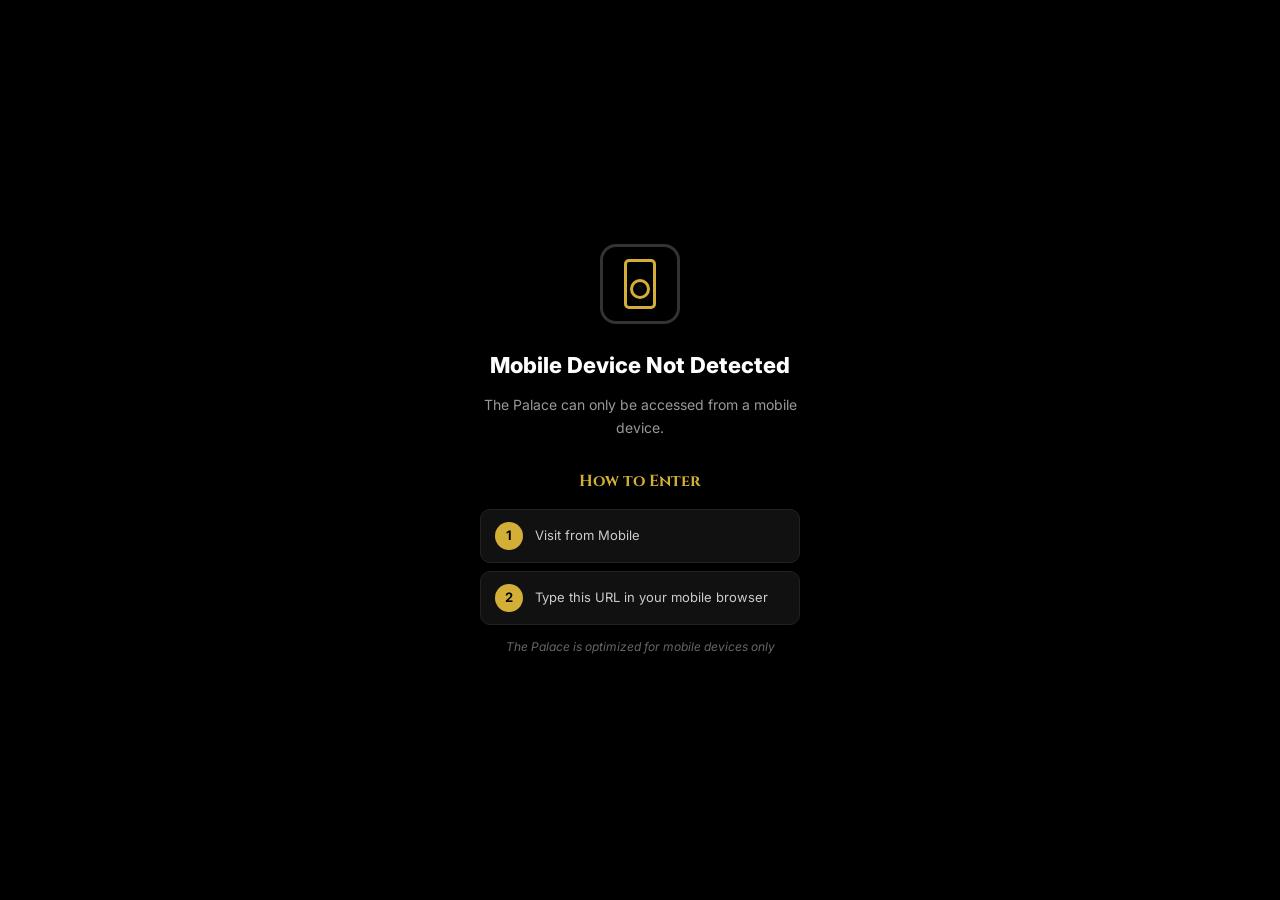
<file: index.html>
<!DOCTYPE html>
<html lang="en" dir="ltr" data-theme="dark">
<head>
    <meta charset="UTF-8">
    <meta name="viewport" content="width=device-width, initial-scale=1.0, maximum-scale=1.0, user-scalable=no">
    <meta name="description" content="The Palace of Mods - Royal Vault of Premium Modded Apps & Games. Pokémon Go Spoofer, 8 Ball Pool Mod, Baseball 9 and more. 100% working mods.">
    <meta property="og:title" content="The Palace of Mods - Premium Modded Apps & Games">
    <meta property="og:description" content="Enter the Royal Vault. Get unlimited mods for your favorite games. All verified and safe.">
    <link rel="icon" type="image/svg+xml" href="data:image/svg+xml,%3Csvg xmlns='http://www.w3.org/2000/svg' viewBox='0 0 32 32'%3E%3Crect fill='%230a0a0a' width='32' height='32' rx='8'/%3E%3Ctext x='16' y='23' text-anchor='middle' fill='%23D4AF37' font-size='20' font-weight='bold'%3E♔%3C/text%3E%3C/svg%3E">
    <title>The Palace of Mods - Premium Modded Apps & Games | 100% Working</title>
    <link rel="preconnect" href="https://fonts.googleapis.com">
    <link href="https://fonts.googleapis.com/css2?family=Cinzel:wght@400;500;600;700;800;900&family=Inter:wght@400;500;600;700;800;900&display=swap" rel="stylesheet">
    <style>
        :root[data-theme="dark"] {
            --bg: #0a0a0a; --bg2: #111111; --surface: rgba(17,17,17,0.65);
            --surface2: rgba(25,25,25,0.85); --border: rgba(212,175,55,0.06);
            --border2: rgba(212,175,55,0.12); --text: #ffffff; --text2: #b0b0b0;
            --text3: #777777; --accent: #D4AF37; --accent2: #F4D03F;
            --accent-glow: rgba(212,175,55,0.35); --mod: #A855F7; --mod-glow: rgba(168,85,247,0.4);
            --success: #16A34A; --warning: #F4D03F; --danger: #DC2626;
            --gold: #D4AF37; --header-bg: rgba(10,10,10,0.82); --nav-bg: rgba(10,10,10,0.88);
            --card-shadow: 0 8px 32px rgba(0,0,0,0.5), 0 2px 8px rgba(0,0,0,0.4);
            --featured-shadow: 0 24px 60px rgba(0,0,0,0.7);
            --font-heading: 'Cinzel', serif; --font-body: 'Inter', sans-serif;
        }
        :root[data-theme="light"] {
            --bg: #faf8f2; --bg2: #f5f0e6; --surface: rgba(255,255,255,0.7);
            --surface2: rgba(255,255,255,0.85); --border: rgba(180,150,80,0.1);
            --border2: rgba(180,150,80,0.18); --text: #1a1a1a; --text2: #4a4a4a;
            --text3: #888888; --accent: #b8941f; --accent2: #d4a830;
            --accent-glow: rgba(180,150,80,0.25); --mod: #7c3aed; --mod-glow: rgba(124,58,237,0.3);
            --success: #15803d; --warning: #c7940a; --danger: #b91c1c;
            --gold: #b8941f; --header-bg: rgba(250,248,242,0.85); --nav-bg: rgba(250,248,242,0.9);
            --card-shadow: 0 8px 24px rgba(0,0,0,0.06), 0 2px 6px rgba(0,0,0,0.04);
            --featured-shadow: 0 16px 40px rgba(0,0,0,0.1);
            --font-heading: 'Cinzel', serif; --font-body: 'Inter', sans-serif;
        }

        * { margin: 0; padding: 0; box-sizing: border-box; -webkit-tap-highlight-color: transparent; }
        html { scroll-behavior: smooth; font-size: 16px; }
        body {
            font-family: var(--font-body); background: var(--bg); color: var(--text);
            overflow-x: hidden; min-height: 100vh;
            -webkit-font-smoothing: antialiased; line-height: 1.5;
            transition: background 0.4s, color 0.4s;
        }

        /* ============ AMBIENT GLOW ============ */
        .ambient-glow-top {
            position: fixed; top: -300px; right: -300px; width: 600px; height: 600px;
            border-radius: 50%; background: radial-gradient(circle, rgba(212,175,55,0.08) 0%, transparent 70%);
            pointer-events: none; z-index: 0; animation: floatGlow 8s ease-in-out infinite;
        }
        .ambient-glow-bottom {
            position: fixed; bottom: -300px; left: -300px; width: 600px; height: 600px;
            border-radius: 50%; background: radial-gradient(circle, rgba(212,175,55,0.06) 0%, transparent 70%);
            pointer-events: none; z-index: 0; animation: floatGlow 10s ease-in-out infinite reverse;
        }
        @keyframes floatGlow { 0%,100% { transform: translate(0,0); } 25% { transform: translate(30px,-20px); } 50% { transform: translate(-20px,30px); } 75% { transform: translate(-30px,-10px); } }

        /* ============ MATRIX CANVAS ============ */
        #matrix-canvas { position: fixed; top: 0; left: 0; width: 100%; height: 100%; pointer-events: none; z-index: 0; }

        /* ============ PARTICLES CANVAS ============ */
        #particles-canvas { position: fixed; top: 0; left: 0; width: 100%; height: 100%; pointer-events: none; z-index: 0; }

        #finger-glow {
            position: fixed; pointer-events: none; z-index: 10000;
            width: 80px; height: 80px; border-radius: 50%;
            background: radial-gradient(circle, rgba(212,175,55,0.08) 0%, transparent 70%);
            transform: translate(-50%, -50%); opacity: 0; transition: opacity 0.4s ease;
        }
        #finger-glow.active { opacity: 1; }

        .app-container { position: relative; z-index: 1; max-width: 560px; margin: 0 auto; min-height: 100vh; padding-bottom: 160px; }

        /* ============ HEADER ============ */
        .header {
            position: sticky; top: 0; z-index: 100; display: flex; align-items: center;
            justify-content: space-between; padding: 10px 14px;
            background: var(--header-bg); backdrop-filter: blur(40px) saturate(180%);
            -webkit-backdrop-filter: blur(40px) saturate(180%);
            border-bottom: 1px solid var(--border); border-radius: 0 0 24px 24px; gap: 8px;
        }
        .logo { display: flex; align-items: center; gap: 8px; font-weight: 900; font-size: 16px; cursor: pointer; text-decoration: none; color: var(--accent); flex-shrink: 0; font-family: var(--font-heading); letter-spacing: 1px; }
        .logo-icon {
            width: 34px; height: 34px; background: linear-gradient(135deg, #D4AF37, #8B7355);
            border-radius: 10px; display: flex; align-items: center; justify-content: center;
            font-size: 22px; color: #0a0a0a; font-weight: 900;
            box-shadow: 0 4px 20px rgba(212,175,55,0.5), 0 0 40px rgba(212,175,55,0.2);
        }
        .header-actions { display: flex; align-items: center; gap: 8px; }
        .header-btn {
            width: 36px; height: 36px; border-radius: 50%;
            background: var(--surface); backdrop-filter: blur(20px);
            border: 1px solid var(--border2); color: var(--text);
            cursor: pointer; display: flex; align-items: center; justify-content: center;
            font-size: 15px; transition: all 0.3s; font-family: inherit;
        }
        .header-btn:active { background: var(--accent); color: #0a0a0a; transform: scale(0.92); }
        .live-counter {
            display: flex; align-items: center; gap: 6px; background: rgba(22,163,74,0.08);
            border: 1px solid rgba(22,163,74,0.2); border-radius: 20px; padding: 5px 10px;
            font-size: 10px; font-weight: 700; color: var(--success); backdrop-filter: blur(10px); white-space: nowrap;
        }
        .live-counter .pulse-dot { width: 6px; height: 6px; background: var(--success); border-radius: 50%; animation: pulseDotSoft 2s infinite; }
        @keyframes pulseDotSoft { 0%,100% { box-shadow: 0 0 0 0 rgba(22,163,74,0.5); } 50% { box-shadow: 0 0 0 12px transparent; } }

        /* ============ ROYAL HERALD ============ */
        .royal-herald {
            background: linear-gradient(90deg, rgba(212,175,55,0.15), rgba(244,208,63,0.1)); backdrop-filter: blur(20px);
            border: 1px solid rgba(212,175,55,0.2); color: var(--accent);
            text-align: center; padding: 6px 12px; margin: 8px 14px; font-size: 10px; font-weight: 700;
            border-radius: 30px; display: none; animation: heraldIn 0.5s ease;
            font-family: var(--font-heading); letter-spacing: 0.5px;
        }
        .royal-herald.show { display: block; }
        @keyframes heraldIn { from { opacity: 0; transform: translateY(-10px); } to { opacity: 1; transform: translateY(0); } }

        /* ============ COUNTDOWN BAR ============ */
        .countdown-bar {
            background: linear-gradient(90deg, rgba(212,175,55,0.15), rgba(220,38,38,0.1)); backdrop-filter: blur(20px);
            border: 1px solid rgba(220,38,38,0.2); color: #fff; text-align: center;
            padding: 7px 12px; margin: 8px 14px; font-size: 11px; font-weight: 700; letter-spacing: 0.5px;
            display: flex; align-items: center; justify-content: center; gap: 8px; border-radius: 40px;
            font-family: var(--font-heading);
        }
        .countdown-bar .timer { background: rgba(0,0,0,0.5); padding: 3px 12px; border-radius: 20px; font-size: 13px; font-weight: 800; color: var(--accent); }

        /* ============ TOAST ============ */
        .toast-container { position: fixed; bottom: 150px; left: 10px; z-index: 300; display: flex; flex-direction: column; gap: 8px; pointer-events: none; }
        .toast {
            background: var(--surface2); backdrop-filter: blur(40px); border: 1px solid rgba(212,175,55,0.15);
            border-radius: 16px; padding: 10px 14px; font-size: 11px; color: var(--text);
            font-weight: 600; box-shadow: 0 12px 32px rgba(0,0,0,0.5);
            display: flex; align-items: center; gap: 8px;
            animation: toastGentleIn 0.6s cubic-bezier(0.16, 1, 0.3, 1), toastGentleOut 0.5s ease 4.5s forwards;
            max-width: 280px;
        }
        @keyframes toastGentleIn { from { opacity: 0; transform: translateY(20px); } to { opacity: 1; transform: translateY(0); } }
        @keyframes toastGentleOut { from { opacity: 1; transform: translateY(0); } to { opacity: 0; transform: translateY(-10px); } }
        .toast-flag { font-size: 22px; flex-shrink: 0; }
        .toast-info strong { color: var(--success); }

        /* ============ VIEWS ============ */
        .view { display: none; padding: 0 14px; }
        .view.active { display: block; animation: viewCinematicIn 0.5s cubic-bezier(0.16, 1, 0.3, 1); }
        @keyframes viewCinematicIn { from { opacity: 0; transform: scale(0.96); filter: blur(8px); } to { opacity: 1; transform: scale(1); filter: blur(0); } }

        /* ============ FEATURED BANNER ============ */
        .featured-wrapper { position: relative; margin-top: 10px; }
        .featured {
            position: relative; border-radius: 24px; overflow: hidden;
            height: 250px; cursor: pointer;
            box-shadow: var(--featured-shadow), 0 0 80px rgba(212,175,55,0.06);
            border: 1px solid rgba(212,175,55,0.15); backdrop-filter: blur(10px); touch-action: pan-y;
        }
        .featured-bg { position: absolute; inset: 0; background-size: cover; background-position: center; transition: opacity 1s ease; }
        .featured-bg::after {
            content: ''; position: absolute; inset: 0;
            background: linear-gradient(to top, rgba(10,10,10,0.95) 0%, rgba(10,10,10,0.3) 50%, rgba(10,10,10,0.05) 100%);
        }
        .featured-app-icon {
            position: absolute; top: 14px; left: 14px; z-index: 3;
            width: 50px; height: 50px; border-radius: 16px; overflow: hidden;
            border: 2px solid rgba(212,175,55,0.5); box-shadow: 0 12px 28px rgba(0,0,0,0.6); background: #fff;
        }
        .featured-app-icon img { width: 100%; height: 100%; object-fit: cover; }
        .featured-dots { display: flex; gap: 8px; position: absolute; top: 70px; right: 14px; z-index: 3; }
        .featured-dot {
            width: 8px; height: 8px; border-radius: 50%; background: rgba(212,175,55,0.3); transition: all 0.5s cubic-bezier(0.16, 1, 0.3, 1); cursor: pointer; padding: 4px;
        }
        .featured-dot.active { background: #D4AF37; box-shadow: 0 0 16px rgba(212,175,55,0.9); width: 28px; border-radius: 4px; }
        .featured-content { position: absolute; bottom: 0; left: 0; right: 0; padding: 14px 16px 18px; z-index: 2; }
        .featured-badge {
            display: inline-flex; align-items: center; gap: 4px;
            background: rgba(212,175,55,0.2); backdrop-filter: blur(10px); color: #D4AF37;
            padding: 4px 10px; border-radius: 20px; font-size: 10px; font-weight: 700; margin-bottom: 8px;
            border: 1px solid rgba(212,175,55,0.3); font-family: var(--font-heading);
        }
        .featured-title { font-size: 24px; font-weight: 900; margin-bottom: 3px; letter-spacing: -0.5px; text-shadow: 0 2px 10px rgba(0,0,0,0.5); font-family: var(--font-heading); background: linear-gradient(to bottom, #F4D03F, #D4AF37); -webkit-background-clip: text; -webkit-text-fill-color: transparent; }
        .featured-desc { font-size: 12px; opacity: 0.9; line-height: 1.4; max-width: 85%; }
        .featured-meta { display: flex; align-items: center; gap: 10px; margin-top: 8px; font-size: 11px; font-weight: 600; }
        .featured-scarcity {
            display: inline-flex; align-items: center; gap: 4px;
            background: rgba(220,38,38,0.2); backdrop-filter: blur(10px); color: var(--danger);
            padding: 4px 10px; border-radius: 20px; font-size: 10px; font-weight: 700;
            margin-left: auto; animation: softPulse 2.5s infinite; border: 1px solid rgba(220,38,38,0.2);
        }
        @keyframes softPulse { 0%,100% { opacity: 0.85; } 50% { opacity: 1; } }

        /* ============ CLAIM BAR ============ */
        .claim-bar {
            background: var(--surface); backdrop-filter: blur(30px); border: 1px solid var(--border);
            border-radius: 16px; padding: 10px 14px; margin: 10px 0;
            font-size: 10px; font-weight: 700; color: var(--warning); display: flex; align-items: center; gap: 10px;
            position: relative; overflow: hidden;
        }
        .claim-bar-fill { flex: 1; height: 6px; background: rgba(255,255,255,0.03); border-radius: 3px; overflow: hidden; position: relative; }
        .claim-bar-fill-inner {
            height: 100%; background: linear-gradient(90deg, #DC2626, #D4AF37); border-radius: 3px;
            width: 80%; transition: width 2s cubic-bezier(0.16, 1, 0.3, 1); position: relative;
        }
        .claim-bar-fill-inner::after {
            content: ''; position: absolute; inset: 0;
            background: linear-gradient(90deg, transparent, rgba(255,255,255,0.3), transparent);
            animation: shimmer 2s infinite;
        }
        @keyframes shimmer { 0% { transform: translateX(-100%); } 100% { transform: translateX(100%); } }

        /* ============ ACTIVITY ============ */
        .activity-feed {
            background: var(--surface); backdrop-filter: blur(30px); border: 1px solid var(--border);
            border-radius: 18px; padding: 10px 14px; margin: 10px 0;
        }
        .activity-title { font-size: 11px; font-weight: 700; color: var(--success); margin-bottom: 6px; display: flex; align-items: center; gap: 5px; }
        .activity-item { display: flex; align-items: center; gap: 8px; padding: 6px 0; font-size: 10px; border-bottom: 1px solid rgba(255,255,255,0.02); animation: symphonyIn 0.5s ease both; }
        .activity-item:nth-child(1) { animation-delay: 0s; } .activity-item:nth-child(2) { animation-delay: 0.08s; } .activity-item:nth-child(3) { animation-delay: 0.16s; } .activity-item:nth-child(4) { animation-delay: 0.24s; } .activity-item:nth-child(5) { animation-delay: 0.32s; } .activity-item:nth-child(6) { animation-delay: 0.40s; }
        @keyframes symphonyIn { from { opacity: 0; transform: translateX(-12px); } to { opacity: 1; transform: translateX(0); } }
        .activity-item:last-child { border-bottom: none; }
        .activity-flag { font-size: 16px; }
        .activity-time { font-size: 9px; color: var(--text3); margin-left: auto; }

        /* ============ STATS BAR ============ */
        .stats-bar {
            display: flex; justify-content: space-around; background: var(--surface);
            backdrop-filter: blur(30px); border: 1px solid var(--border); border-radius: 18px; padding: 14px 8px; margin: 8px 0;
        }
        .stat-val { font-size: 17px; font-weight: 800; font-family: var(--font-heading); background: linear-gradient(135deg, #D4AF37, #F4D03F); -webkit-background-clip: text; -webkit-text-fill-color: transparent; }
        .stat-lbl { font-size: 9px; color: var(--text3); text-transform: uppercase; letter-spacing: 0.5px; margin-top: 2px; }

        /* ============ SECTIONS ============ */
        .section-header { display: flex; justify-content: space-between; align-items: center; margin: 22px 0 10px; }
        .section-title { font-size: 16px; font-weight: 800; display: flex; align-items: center; gap: 6px; font-family: var(--font-heading); color: var(--accent); }
        .section-link { font-size: 12px; color: var(--accent2); text-decoration: none; font-weight: 700; cursor: pointer; }

        /* ============ CARDS ============ */
        .grid { display: grid; grid-template-columns: 1fr 1fr; gap: 10px; }
        .card {
            background: var(--surface); backdrop-filter: blur(30px); border: 1px solid rgba(212,175,55,0.06);
            border-radius: 20px; padding: 10px; cursor: pointer;
            transition: all 0.4s cubic-bezier(0.16, 1, 0.3, 1); position: relative; box-shadow: var(--card-shadow);
            transform-style: preserve-3d;
        }
        .card:hover { border-color: rgba(212,175,55,0.2); box-shadow: 0 8px 32px rgba(0,0,0,0.5), 0 0 20px rgba(212,175,55,0.1); }
        .card:active { transform: scale(0.97); }
        .card-icon-wrap {
            width: 100%; aspect-ratio: 1; border-radius: 16px; position: relative; overflow: hidden;
            margin-bottom: 8px; background: var(--bg2); box-shadow: 0 8px 20px rgba(0,0,0,0.3);
        }
        .card-icon-wrap img { width: 100%; height: 100%; object-fit: cover; display: block; }
        .card-mod, .card-badge {
            position: absolute; top: 6px; font-size: 7px; font-weight: 800; padding: 3px 7px;
            border-radius: 6px; text-transform: uppercase; z-index: 2; letter-spacing: 0.3px; backdrop-filter: blur(10px);
        }
        .card-mod { right: 6px; background: rgba(168,85,247,0.7); color: #fff; box-shadow: 0 0 12px rgba(168,85,247,0.3); }
        .card-badge { left: 6px; }
        .badge-hot { background: rgba(220,38,38,0.7); color: #fff; box-shadow: 0 0 12px rgba(220,38,38,0.3); }
        .badge-new { background: rgba(22,163,74,0.7); color: #fff; box-shadow: 0 0 12px rgba(22,163,74,0.3); }
        .badge-trending { background: rgba(244,208,63,0.7); color: #000; box-shadow: 0 0 12px rgba(244,208,63,0.3); }
        .badge-vip { background: rgba(212,175,55,0.7); color: #000; box-shadow: 0 0 16px rgba(212,175,55,0.5); }
        .card-viewers {
            position: absolute; bottom: 8px; left: 8px; background: rgba(0,0,0,0.6); backdrop-filter: blur(10px);
            color: #fff; font-size: 8px; font-weight: 700; padding: 3px 7px; border-radius: 6px;
            display: flex; align-items: center; gap: 4px;
        }
        .card-viewers .eye-dot { width: 5px; height: 5px; background: var(--success); border-radius: 50%; animation: pulseDotSoft 2s infinite; }
        .card-title { font-size: 12px; font-weight: 700; margin-bottom: 2px; white-space: nowrap; overflow: hidden; text-overflow: ellipsis; }
        .card-meta { font-size: 10px; color: var(--text2); margin-bottom: 3px; }
        .card-rating { display: flex; align-items: center; gap: 3px; font-size: 10px; font-weight: 700; }

        .h-scroll { display: flex; gap: 10px; overflow-x: auto; padding-bottom: 6px; scrollbar-width: none; scroll-snap-type: x mandatory; }
        .h-scroll::-webkit-scrollbar { display: none; }
        .h-scroll .card { min-width: 130px; max-width: 135px; flex-shrink: 0; scroll-snap-align: start; }

        /* ============ NAV ============ */
        .bottom-nav {
            position: fixed; bottom: 0; left: 0; right: 0; z-index: 100; display: flex; justify-content: center;
            padding: 8px 14px 20px; background: var(--nav-bg); backdrop-filter: blur(40px) saturate(180%);
            border-top: 1px solid var(--border);
        }
        .nav-inner { display: flex; background: var(--surface); backdrop-filter: blur(20px); border: 1px solid var(--border2); border-radius: 24px; padding: 4px; gap: 2px; }
        .nav-item {
            display: flex; flex-direction: column; align-items: center; gap: 2px;
            padding: 8px 20px; border-radius: 18px; cursor: pointer; font-size: 10px; font-weight: 600;
            color: var(--text2); transition: all 0.4s cubic-bezier(0.16, 1, 0.3, 1);
            border: none; background: transparent; font-family: inherit; text-decoration: none;
        }
        .nav-item.active { background: linear-gradient(135deg, #D4AF37, #8B7355); color: #0a0a0a; box-shadow: 0 8px 24px rgba(212,175,55,0.4), 0 0 40px rgba(212,175,55,0.2); }
        .nav-item svg { width: 18px; height: 18px; stroke: currentColor; fill: none; stroke-width: 2; stroke-linecap: round; stroke-linejoin: round; }

        /* ============ DETAIL ============ */
        .back-btn {
            display: inline-flex; align-items: center; gap: 5px;
            background: var(--surface); backdrop-filter: blur(20px); border: 1px solid var(--border);
            color: var(--text); font-size: 12px; cursor: pointer; margin: 8px 0 4px;
            padding: 7px 14px; font-weight: 700; font-family: inherit; border-radius: 20px; transition: all 0.3s;
        }
        .back-btn:active { background: var(--accent); color: #0a0a0a; }
        .detail-header { display: flex; gap: 14px; margin-top: 8px; align-items: flex-start; }
        .detail-icon {
            width: 75px; height: 75px; border-radius: 20px; overflow: hidden; flex-shrink: 0;
            box-shadow: 0 12px 30px rgba(0,0,0,0.5), 0 0 40px rgba(212,175,55,0.15); border: 1px solid rgba(212,175,55,0.15);
        }
        .detail-icon img { width: 100%; height: 100%; object-fit: cover; }
        .detail-info h1 { font-size: 20px; font-weight: 900; margin-bottom: 2px; font-family: var(--font-heading); color: var(--accent); }
        .detail-info .sub { font-size: 11px; color: var(--text2); margin-bottom: 8px; }
        .detail-meta-row { display: flex; gap: 12px; font-size: 10px; color: var(--text2); font-weight: 600; }
        .mod-features {
            display: inline-flex; align-items: center; gap: 6px;
            background: rgba(168,85,247,0.1); backdrop-filter: blur(10px); color: #c084fc; padding: 5px 10px;
            border-radius: 8px; font-size: 10px; font-weight: 700; margin-top: 8px;
            border: 1px solid rgba(168,85,247,0.2); box-shadow: 0 0 16px rgba(168,85,247,0.15);
        }
        .demo-video-section {
            margin-top: 14px; background: var(--surface); backdrop-filter: blur(20px);
            border: 1px solid var(--border); border-radius: 18px; padding: 12px; text-align: center;
        }
        .demo-video-section h3 { font-size: 13px; font-weight: 800; margin-bottom: 8px; color: var(--success); }
        .demo-video-thumb { width: 100%; aspect-ratio: 16/9; border-radius: 12px; overflow: hidden; background: #000; position: relative; cursor: pointer; box-shadow: 0 8px 24px rgba(0,0,0,0.4); }
        .demo-video-thumb img { width: 100%; height: 100%; object-fit: cover; }
        .demo-play-btn {
            position: absolute; inset: 0; display: flex; align-items: center; justify-content: center; background: rgba(0,0,0,0.3);
        }
        .demo-play-btn span {
            width: 50px; height: 50px; background: rgba(212,175,55,0.9); border-radius: 50%;
            display: flex; align-items: center; justify-content: center; font-size: 20px;
            box-shadow: 0 0 30px rgba(212,175,55,0.5); animation: softPulse 2s infinite;
        }
        .demo-badge { display: inline-flex; align-items: center; gap: 4px; background: rgba(22,163,74,0.1); color: var(--success); padding: 3px 8px; border-radius: 10px; font-size: 9px; font-weight: 700; margin-top: 8px; border: 1px solid rgba(22,163,74,0.2); }

        /* ============ CTA ============ */
        .btn-start {
            width: 100%; margin-top: 18px; padding: 16px; border-radius: 16px;
            background: linear-gradient(135deg, #D4AF37, #8B7355); color: #0a0a0a;
            font-size: 16px; font-weight: 800; border: none; cursor: pointer;
            box-shadow: 0 10px 30px rgba(212,175,55,0.4), 0 0 60px rgba(212,175,55,0.15);
            transition: all 0.4s cubic-bezier(0.16, 1, 0.3, 1);
            font-family: var(--font-heading); position: relative; overflow: hidden;
            text-transform: uppercase; letter-spacing: 2px;
        }
        .btn-start:hover {
            box-shadow: 0 14px 38px rgba(212,175,55,0.55), 0 0 80px rgba(212,175,55,0.25);
            transform: translateY(-2px);
        }
        .btn-start:active { transform: scale(0.97); }
        .btn-start::after {
            content: ''; position: absolute; inset: 0;
            background: linear-gradient(90deg, transparent, rgba(255,255,255,0.3), transparent);
            animation: shimmer 2.5s infinite;
        }
        .cta-timer { text-align: center; margin-top: 8px; font-size: 11px; color: var(--warning); font-weight: 700; display: none; }
        .cta-timer.show { display: block; animation: fadeIn 0.3s ease; }
        @keyframes fadeIn { from { opacity: 0; } to { opacity: 1; } }
        .aura-glow {
            position: absolute; inset: -20px; border-radius: inherit;
            background: radial-gradient(circle at center, rgba(212,175,55,0.3) 0%, transparent 70%);
            opacity: 0; transition: opacity 0.5s ease; pointer-events: none; z-index: -1;
        }
        .aura-glow.visible { opacity: 1; }

        .safety-badges { display: flex; gap: 8px; margin-top: 10px; flex-wrap: wrap; }
        .safety-badge {
            font-size: 10px; color: var(--success); font-weight: 600;
            display: flex; align-items: center; gap: 3px;
            background: rgba(22,163,74,0.06); backdrop-filter: blur(10px);
            padding: 5px 10px; border-radius: 8px; border: 1px solid rgba(22,163,74,0.15);
        }

        /* ============ TESTIMONIALS ============ */
        .testimonials-section {
            margin-top: 18px; background: var(--surface); backdrop-filter: blur(20px);
            border: 1px solid var(--border); border-radius: 18px; padding: 14px;
        }
        .testimonial-card { display: flex; gap: 10px; padding: 10px 0; border-bottom: 1px solid rgba(255,255,255,0.02); animation: symphonyIn 0.5s ease both; }
        .testimonial-card:nth-child(1){animation-delay:0s}.testimonial-card:nth-child(2){animation-delay:0.1s}.testimonial-card:nth-child(3){animation-delay:0.2s}
        .testimonial-card:last-child { border-bottom: none; }
        .testimonial-avatar {
            width: 36px; height: 36px; border-radius: 50%; flex-shrink: 0;
            display: flex; align-items: center; justify-content: center; font-size: 16px; background: var(--bg2);
            border: 1px solid rgba(212,175,55,0.2);
        }
        .testimonial-content { flex: 1; }
        .testimonial-name { font-size: 11px; font-weight: 700; color: var(--text); }
        .testimonial-text { font-size: 10px; color: var(--text2); line-height: 1.5; margin-top: 2px; font-style: italic; }
        .testimonial-time { font-size: 9px; color: var(--text3); margin-top: 3px; }

        /* ============ CREATOR ============ */
        .creator-card {
            margin-top: 18px; background: var(--surface); backdrop-filter: blur(20px);
            border: 1px solid var(--border); border-radius: 18px; padding: 14px;
            display: flex; gap: 12px; align-items: center;
        }
        .creator-avatar {
            width: 50px; height: 50px; border-radius: 50%; flex-shrink: 0;
            background: linear-gradient(135deg, #D4AF37, #8B7355);
            display: flex; align-items: center; justify-content: center; font-size: 22px;
            box-shadow: 0 8px 20px rgba(212,175,55,0.3);
        }
        .creator-info h3 { font-size: 14px; font-weight: 800; margin-bottom: 2px; font-family: var(--font-heading); color: var(--accent); }
        .creator-info p { font-size: 10px; color: var(--text2); line-height: 1.5; }
        .creator-badge { display: inline-flex; align-items: center; gap: 3px; background: rgba(212,175,55,0.1); color: var(--accent); padding: 2px 7px; border-radius: 6px; font-size: 9px; font-weight: 700; margin-top: 4px; border: 1px solid rgba(212,175,55,0.2); }

        /* ============ STICKY CTA ============ */
        .sticky-cta {
            position: fixed; bottom: 75px; left: 0; right: 0; z-index: 99;
            background: var(--nav-bg); backdrop-filter: blur(40px); border-top: 1px solid var(--border);
            padding: 10px 16px 12px; display: none; align-items: center; gap: 10px;
        }
        .sticky-cta.show { display: flex; animation: slideUpSticky 0.4s cubic-bezier(0.16, 1, 0.3, 1); }
        @keyframes slideUpSticky { from { transform: translateY(30px); opacity: 0; } to { transform: translateY(0); opacity: 1; } }
        .sticky-cta .btn-start { margin: 0; flex: 1; padding: 12px; font-size: 13px; }

        /* ============ PREPARING ============ */
        .preparing-screen {
            position: fixed; inset: 0; background: var(--bg); z-index: 200; display: none;
            flex-direction: column; align-items: center; justify-content: center; text-align: center; padding: 30px;
        }
        .preparing-screen.active { display: flex; }
        .preparing-percent {
            font-size: 80px; font-weight: 900; font-family: var(--font-heading);
            background: linear-gradient(to bottom, rgba(212,175,55,0.4), transparent);
            -webkit-background-clip: text; -webkit-text-fill-color: transparent; line-height: 1; margin-bottom: 16px;
        }
        .preparing-circle {
            width: 60px; height: 60px; border-radius: 50%; background: var(--surface);
            border: 1.5px solid rgba(212,175,55,0.2); display: flex; align-items: center; justify-content: center;
            font-size: 28px; margin-bottom: 16px; position: relative;
        }
        .preparing-circle::after {
            content: ''; position: absolute; inset: -3px; border-radius: 50%;
            border: 3px solid transparent; border-top-color: #D4AF37; animation: spin 0.85s linear infinite;
        }
        @keyframes spin { to { transform: rotate(360deg); } }
        .preparing-text { font-size: 15px; font-weight: 800; margin-bottom: 4px; font-family: var(--font-heading); color: var(--accent); }
        .preparing-sub { font-size: 12px; color: var(--text2); max-width: 260px; }
        .progress-container { position: absolute; bottom: 90px; left: 22px; right: 22px; }
        .progress-label { display: flex; justify-content: space-between; font-size: 10px; font-weight: 800; text-transform: uppercase; margin-bottom: 4px; color: var(--text2); }
        .progress-bar { height: 6px; background: var(--surface); border-radius: 3px; overflow: hidden; position: relative; }
        .progress-fill {
            height: 100%; background: linear-gradient(90deg, #D4AF37, #F4D03F); border-radius: 3px;
            width: 0%; transition: width 0.25s ease; position: relative;
        }
        .progress-fill::after { content: ''; position: absolute; inset: 0; background: linear-gradient(90deg, transparent, rgba(255,255,255,0.5), transparent); animation: shimmer 1.5s infinite; }

        /* ============ BRIDGE ============ */
        .bridge-screen {
            position: fixed; inset: 0; z-index: 220; display: none;
            flex-direction: column; align-items: center; justify-content: center; text-align: center; padding: 30px;
            background: rgba(10,10,10,0.95); backdrop-filter: blur(30px);
        }
        .bridge-screen.active { display: flex; }
        .bridge-icon { font-size: 60px; margin-bottom: 16px; animation: softPulse 2s infinite; }
        .bridge-title { font-size: 22px; font-weight: 900; margin-bottom: 8px; color: #fff; font-family: var(--font-heading); color: var(--accent); }
        .bridge-sub { font-size: 13px; color: var(--text2); margin-bottom: 20px; max-width: 300px; line-height: 1.5; }
        .bridge-timer { font-size: 42px; font-weight: 900; color: var(--danger); margin-bottom: 16px; font-family: var(--font-heading); }
        .bridge-btn {
            padding: 14px 30px; background: linear-gradient(135deg, #D4AF37, #8B7355); color: #0a0a0a;
            border: none; border-radius: 12px; font-size: 15px; font-weight: 800; cursor: pointer;
            font-family: var(--font-heading); text-transform: uppercase; letter-spacing: 1px;
        }
        .bridge-btn:active { transform: scale(0.97); }

        /* ============ PRESTIGE ============ */
        .prestige-overlay {
            position: fixed; inset: 0; z-index: 250; display: none;
            align-items: center; justify-content: center; background: rgba(10,10,10,0.85); backdrop-filter: blur(20px);
        }
        .prestige-overlay.active { display: flex; }
        .prestige-seal {
            background: linear-gradient(135deg, #1a1a1a, #0a0a0a); border: 3px solid #D4AF37;
            border-radius: 50%; width: 160px; height: 160px; display: flex;
            flex-direction: column; align-items: center; justify-content: center;
            box-shadow: 0 0 60px rgba(212,175,55,0.4), 0 0 120px rgba(212,175,55,0.15);
            animation: sealDrop 0.6s cubic-bezier(0.16, 1, 0.3, 1); color: #D4AF37; font-weight: 900;
        }
        @keyframes sealDrop { from { transform: translateY(-120px) scale(0.5); opacity: 0; } to { transform: translateY(0) scale(1); opacity: 1; } }
        .prestige-number { font-size: 36px; line-height: 1; font-family: var(--font-heading); }
        .prestige-label { font-size: 10px; text-transform: uppercase; letter-spacing: 2px; opacity: 0.8; }

        .btn-back-top {
            position: fixed; bottom: 140px; right: 14px; z-index: 90;
            width: 40px; height: 40px; border-radius: 50%;
            background: var(--surface); backdrop-filter: blur(20px); border: 1px solid var(--border2);
            color: var(--accent); cursor: pointer; display: none; align-items: center; justify-content: center;
            font-size: 16px; transition: all 0.3s;
        }
        .btn-back-top.show { display: flex; }

        .search-bar {
            margin-top: 10px; background: var(--surface); backdrop-filter: blur(20px);
            border: 1px solid var(--border); border-radius: 16px; padding: 10px 14px; display: flex; align-items: center; gap: 8px;
        }
        .search-bar input { flex: 1; background: transparent; border: none; color: var(--text); font-size: 13px; outline: none; font-family: inherit; }
        .search-bar input::placeholder { color: var(--text3); }
        .search-filters { display: flex; gap: 6px; margin: 10px 0 12px; }
        .filter-chip {
            padding: 6px 12px; border-radius: 20px; background: var(--surface); backdrop-filter: blur(10px);
            border: 1px solid var(--border); font-size: 11px; cursor: pointer; color: var(--text2);
            font-weight: 600; font-family: inherit; transition: all 0.3s;
        }
        .filter-chip.active { background: #D4AF37; color: #0a0a0a; border-color: #D4AF37; }

        .footer { text-align: center; padding: 24px 14px 30px; font-size: 10px; color: var(--text3); border-top: 1px solid var(--border); margin-top: 20px; }
        .footer-links { display: flex; gap: 12px; justify-content: center; flex-wrap: wrap; margin-bottom: 8px; }
        .footer-links a { color: var(--text2); text-decoration: none; font-weight: 500; }

        /* ============ GHOSTFLOW + MODPROOF ============ */
        .ghost-ecosystem { margin: 14px 0; }
        .live-indicator-ghost {
            display: flex; align-items: center; gap: 10px; background: var(--surface); backdrop-filter: blur(20px);
            padding: 10px 14px; border-radius: 12px; margin-bottom: 8px; font-size: 12px; font-weight: 600; border: 1px solid var(--border);
        }
        .live-dot-ghost { width: 8px; height: 8px; background: #DC2626; border-radius: 50%; }
        .live-dot-ghost.pulse-active { animation: dotPulseGhost 1.5s infinite; }
        @keyframes dotPulseGhost { 0%,100% { box-shadow: 0 0 0 0 rgba(220,38,38,0.6); } 50% { box-shadow: 0 0 20px 10px transparent; } }
        .stock-indicator-ghost { margin: 10px 0; }
        .stock-bar-ghost { height: 7px; background: rgba(255,255,255,0.03); border-radius: 4px; overflow: hidden; }
        .stock-bar-fill-ghost { height: 100%; width: 100%; background: linear-gradient(90deg, #DC2626, #D4AF37); transition: width 0.8s, background 0.5s; border-radius: 4px; }
        .stock-text-ghost { margin-top: 5px; font-size: 11px; color: #DC2626; font-weight: 600; }
        .urgency-message-ghost { display: none; background: rgba(220,38,38,0.06); border: 1px solid rgba(220,38,38,0.2); border-radius: 10px; padding: 8px 12px; margin-top: 8px; font-size: 11px; color: #DC2626; font-weight: 700; }
        .sales-feed-ghost { background: var(--surface); backdrop-filter: blur(20px); border-radius: 12px; padding: 10px; max-height: 180px; overflow-y: auto; font-size: 10px; border: 1px solid var(--border); margin-top: 8px; }
        .ghost-sale-item { padding: 6px 4px; border-bottom: 1px solid rgba(255,255,255,0.02); display: flex; align-items: center; gap: 7px; font-weight: 500; }
        .sale-time-ghost { color: var(--text3); margin-left: auto; font-size: 9px; }
        .sale-icon-ghost { font-size: 8px; color: #D4AF37; }

        .mod-proof-container { background: var(--surface); backdrop-filter: blur(20px); border: 1px solid var(--border); border-radius: 14px; padding: 12px; margin: 14px 0; }
        .mod-proof-header { display: flex; align-items: center; gap: 6px; margin-bottom: 10px; font-weight: 700; color: #16A34A; font-size: 12px; }
        .proof-badge-mod { background: #16A34A; color: #fff; padding: 1px 8px; border-radius: 12px; font-size: 9px; font-weight: 700; margin-left: auto; animation: softPulse 2s infinite; }
        .mod-proof-item {
            background: rgba(22,163,74,0.02); border-left: 2px solid #16A34A; padding: 8px 10px;
            margin-bottom: 6px; border-radius: 0 8px 8px 0; font-size: 11px; color: #ccc; animation: slideGentle 0.4s ease-out;
        }
        @keyframes slideGentle { from { opacity: 0; transform: translateX(-10px); } to { opacity: 1; transform: translateX(0); } }
        .proof-item-name-mod { color: #16A34A; font-weight: 700; display: block; margin-bottom: 2px; }
        .proof-item-detail-mod { color: #888; font-size: 9px; display: flex; justify-content: space-between; margin-top: 3px; }
        .proof-item-status-mod { color: #16A34A; font-size: 9px; }
        .proof-item-time-mod { color: #555; font-size: 9px; }

        /* ============ TIKTOK + DESKTOP ============ */
        #tiktok-tutorial-overlay, #mobile-guard-overlay {
            position: fixed; inset: 0; z-index: 1000000; background: #000;
            display: flex; flex-direction: column; align-items: center; justify-content: center;
            padding: 25px 20px; box-sizing: border-box; font-family: var(--font-body);
        }
        .browser-mockup { width: 100%; max-width: 380px; background: #1c1c1e; border-radius: 14px 14px 0 0; padding: 10px 14px; margin-bottom: 22px; border: 1px solid #333; }
        .browser-dots { display: flex; gap: 5px; margin-bottom: 8px; }
        .browser-dot { width: 9px; height: 9px; border-radius: 50%; background: #444; }
        .browser-dot.red{background:#ff5f57}.browser-dot.yellow{background:#ffbd2e}.browser-dot.green{background:#28c840}
        .browser-url-bar { background: #2c2c2e; border-radius: 6px; padding: 6px 10px; color: #8e8e93; font-size: 11px; text-align: center; }
        .tutorial-title-tt { color: #D4AF37; font-size: 24px; font-weight: 800; text-align: center; margin-bottom: 6px; font-family: var(--font-heading); }
        .tutorial-subtitle-tt { color: #999; font-size: 14px; text-align: center; margin-bottom: 30px; line-height: 1.5; max-width: 280px; }
        .tutorial-steps-tt { width: 100%; max-width: 360px; display: flex; flex-direction: column; gap: 16px; margin-bottom: 25px; }
        .tutorial-step-tt { display: flex; align-items: flex-start; gap: 14px; padding: 16px 14px; background: #111; border-radius: 12px; border: 1px solid #222; animation: slideGentle 0.5s ease-out forwards; opacity: 0; }
        .tutorial-step-tt:nth-child(1){animation-delay:.2s}.tutorial-step-tt:nth-child(2){animation-delay:.55s}.tutorial-step-tt:nth-child(3){animation-delay:.9s}
        .tutorial-step-number-tt { width: 34px; height: 34px; background: #D4AF37; color: #000; border-radius: 50%; display: flex; align-items: center; justify-content: center; font-size: 15px; font-weight: 700; flex-shrink: 0; }
        .tutorial-step-text-tt { color: #fff; font-size: 14px; font-weight: 600; margin-bottom: 4px; }
        .tutorial-step-hint-tt { color: #888; font-size: 11px; line-height: 1.3; }
        .tutorial-retry-btn-tt { width: 100%; max-width: 360px; padding: 14px; background: #D4AF37; color: #000; border: none; border-radius: 10px; font-size: 15px; font-weight: 700; cursor: pointer; font-family: var(--font-heading); }
        .tutorial-footer-tt { margin-top: 15px; color: #666; font-size: 11px; text-align: center; }
        .tutorial-footer-tt a { color: #D4AF37; text-decoration: none; }

        .mobile-guard-icon-outer { width: 80px; height: 80px; border: 3px solid #333; border-radius: 16px; display: flex; align-items: center; justify-content: center; margin-bottom: 25px; }
        .mobile-guard-icon-inner { width: 32px; height: 50px; border: 3px solid #D4AF37; border-radius: 5px; position: relative; }
        .mobile-guard-icon-inner::after { content: ''; position: absolute; bottom: 7px; left: 50%; transform: translateX(-50%); width: 14px; height: 14px; border: 3px solid #D4AF37; border-radius: 50%; }
        .mobile-guard-title-mg { color: #fff; font-size: 22px; font-weight: 800; text-align: center; margin-bottom: 12px; }
        .mobile-guard-message-mg { color: #999; font-size: 14px; text-align: center; margin-bottom: 30px; line-height: 1.6; max-width: 320px; }
        .mobile-guard-access-title-mg { color: #D4AF37; font-size: 16px; font-weight: 700; text-align: center; margin-bottom: 16px; font-family: var(--font-heading); }
        .mobile-guard-step-mg { display: flex; align-items: center; gap: 12px; padding: 12px 14px; margin-bottom: 8px; background: #111; border-radius: 10px; border: 1px solid #222; width: 100%; max-width: 340px; }
        .mobile-guard-step-num-mg { width: 28px; height: 28px; background: #D4AF37; color: #000; border-radius: 50%; display: flex; align-items: center; justify-content: center; font-size: 13px; font-weight: 700; flex-shrink: 0; }
        .mobile-guard-step-text-mg { color: #ccc; font-size: 13px; }
        .mobile-guard-app-note-mg { color: #666; font-size: 12px; text-align: center; margin-top: 5px; font-style: italic; }

        .memento-toast {
            position: fixed; top: 20px; left: 50%; transform: translateX(-50%); z-index: 999;
            background: var(--surface2); backdrop-filter: blur(40px); border: 1px solid rgba(212,175,55,0.2);
            border-radius: 16px; padding: 12px 20px; color: var(--accent); font-size: 13px; font-weight: 600;
            box-shadow: 0 16px 40px rgba(0,0,0,0.5);
            animation: mementoIn 0.6s cubic-bezier(0.16, 1, 0.3, 1), mementoOut 0.5s ease 3s forwards; text-align: center;
            font-family: var(--font-heading);
        }
        @keyframes mementoIn { from { opacity: 0; transform: translateX(-50%) translateY(-30px); } to { opacity: 1; transform: translateX(-50%) translateY(0); } }
        @keyframes mementoOut { from { opacity: 1; transform: translateX(-50%) translateY(0); } to { opacity: 0; transform: translateX(-50%) translateY(-10px); } }

        #scroll-seducer-canvas { position: fixed; top: 0; left: 0; width: 100%; height: 100%; pointer-events: none; z-index: 9997; }

        @media (min-width: 420px) { .featured { height: 280px; } .h-scroll .card { min-width: 140px; max-width: 145px; } }
    </style>
</head>
<body>
    <div class="ambient-glow-top"></div>
    <div class="ambient-glow-bottom"></div>
    <canvas id="matrix-canvas"></canvas>
    <canvas id="particles-canvas"></canvas>
    <div id="finger-glow"></div>
    <div class="app-container" id="mainAppContainer">
        <header class="header" id="mainHeader">
            <a href="index.html" class="logo"><div class="logo-icon">♔</div><span>The Palace</span></a>
            <div class="header-actions">
                <button class="header-btn" onclick="showView('search')" aria-label="Search">🔍</button>
                <button class="header-btn" id="themeToggleBtn" onclick="toggleTheme()" aria-label="Toggle theme">🌙</button>
                <div class="live-counter"><span class="pulse-dot"></span> <span id="liveCount">2,847</span></div>
            </div>
        </header>

        <div class="royal-herald" id="royalHerald">📯 Hear ye! A new mod has entered the Royal Vault!</div>

        <div class="countdown-bar" id="countdownBar">
            <span>⚜️ VAULT ACCESS</span>
            <span class="timer" id="countdownTimer">05:23:17</span>
            <span>remaining</span>
        </div>

        <div class="toast-container" id="toastContainer"></div>

        <div class="ghost-ecosystem" id="ghostEcosystem" style="padding:0 14px;display:none;">
            <div class="live-indicator-ghost">
                <span id="live-dot-ghost" class="live-dot-ghost"></span>
                <span id="viewer-count-ghost">24</span> Royals viewing this vault
            </div>
            <div class="stock-indicator-ghost">
                <div class="stock-bar-ghost"><div id="stock-bar-fill-ghost" class="stock-bar-fill-ghost"></div></div>
                <p class="stock-text-ghost">⚡ Only <span id="stock-counter-ghost">34</span> vault slots left</p>
            </div>
            <div id="urgency-message-ghost" class="urgency-message-ghost"></div>
            <div id="recent-sales-feed-ghost" class="sales-feed-ghost"></div>
        </div>

        <div id="mod-proof-feed" style="padding:0 14px;display:none;"></div>

        <div class="view active" id="view-discover">
            <div class="featured-wrapper">
                <div class="featured" id="featuredBanner">
                    <div class="featured-bg" id="featuredBg"></div>
                    <div class="featured-app-icon"><img src="" alt="" id="featuredIconImg"></div>
                    <div class="featured-dots" id="featuredDots"></div>
                    <div class="featured-content">
                        <div class="featured-badge">👑 Royal Vault Exclusive</div>
                        <div class="featured-title" id="featuredTitle"></div>
                        <div class="featured-desc" id="featuredDesc"></div>
                        <div class="featured-meta">
                            <span id="featuredRating"></span>
                            <span class="featured-scarcity" id="featuredScarcity">⚡ Only 3 vault slots</span>
                        </div>
                    </div>
                </div>
            </div>
            <div class="claim-bar">
                <span>⚜️ <span id="claimBarPct">82</span>% of vault claimed</span>
                <div class="claim-bar-fill"><div class="claim-bar-fill-inner" id="claimBarFill"></div></div>
                <span id="claimBarText">82%</span>
            </div>
            <div class="activity-feed">
                <div class="activity-title">🟢 LIVE — Vault access log</div>
                <div class="activity-list" id="activityList"></div>
            </div>
            <div class="stats-bar">
                <div><div class="stat-val" id="statDownloads">147K</div><div class="stat-lbl">Downloads</div></div>
                <div><div class="stat-val">4.9 ★</div><div class="stat-lbl">Rating</div></div>
                <div><div class="stat-val">99.3%</div><div class="stat-lbl">Safe</div></div>
                <div><div class="stat-val">24/7</div><div class="stat-lbl">Support</div></div>
            </div>
            <div class="section-header"><div class="section-title">👑 Crown Jewels</div><span class="section-link" onclick="showView('games')">View all →</span></div>
            <div class="h-scroll" id="trending-scroll"></div>
            <div class="section-header"><div class="section-title">✨ New Arrivals</div><span class="section-link" onclick="showView('apps')">View all →</span></div>
            <div class="grid" id="new-apps-grid"></div>
            <div class="creator-card">
                <div class="creator-avatar">♔</div>
                <div class="creator-info">
                    <h3>The Royal Curator</h3>
                    <p>I've been modding games since 2016. Every mod in this vault is personally tested. <strong id="totalDownloadsGlobal">14,523</strong> Royals trust the Palace.</p>
                    <span class="creator-badge">✅ Verified Curator</span>
                </div>
            </div>
        </div>

        <div class="view" id="view-games">
            <button class="back-btn" onclick="goHome()">← Back</button>
            <h2 style="font-size:22px;font-weight:900;margin:10px 0 12px;font-family:var(--font-heading);color:var(--accent);">🎮 Royal Games</h2>
            <div class="grid" id="games-grid"></div>
        </div>

        <div class="view" id="view-apps">
            <button class="back-btn" onclick="goHome()">← Back</button>
            <h2 style="font-size:22px;font-weight:900;margin:10px 0 12px;font-family:var(--font-heading);color:var(--accent);">📱 Royal Apps</h2>
            <div class="grid" id="apps-grid"></div>
        </div>

        <div class="view" id="view-search">
            <button class="back-btn" onclick="goHome()">← Back</button>
            <h2 style="font-size:22px;font-weight:900;margin:10px 0 12px;font-family:var(--font-heading);color:var(--accent);">🔍 Search the Vault</h2>
            <div class="search-bar"><span>🔍</span><input type="text" placeholder="Search mods..." id="searchInput" oninput="doSearch()"></div>
            <div class="search-filters">
                <div class="filter-chip active" onclick="setFilter('all', this)">All</div>
                <div class="filter-chip" onclick="setFilter('app', this)">📱 Apps</div>
                <div class="filter-chip" onclick="setFilter('game', this)">🎮 Games</div>
            </div>
            <div class="grid" id="search-results"></div>
        </div>

        <div class="view" id="view-detail">
            <button class="back-btn" onclick="goBack()">← Back</button>
            <div class="detail-header">
                <div class="detail-icon"><img src="" alt="" id="detail-img"></div>
                <div class="detail-info">
                    <h1 id="detail-name">App Name</h1>
                    <div class="sub" id="detail-category">Category</div>
                    <div class="detail-meta-row"><span id="detail-rating">⭐ 4.8</span><span id="detail-downloads">⬇️ 550k+</span></div>
                    <div class="mod-features" id="detail-mod">✨ Mod Features</div>
                </div>
            </div>
            <div class="demo-video-section">
                <h3>🎬 See It In Action</h3>
                <div class="demo-video-thumb"><img src="" alt="Demo" id="demoVideoImg"><div class="demo-play-btn"><span>▶</span></div></div>
                <div class="demo-badge">✅ Verified — recorded recently</div>
            </div>
            <button class="btn-start" id="detailCtaBtn" onclick="startPreparing()" style="position:relative;">
                <div class="aura-glow" id="ctaAura"></div>
                👑 ENTER THE VAULT
            </button>
            <div class="cta-timer" id="ctaTimer">⏳ Vault access expires in <span id="ctaTimerValue">2:00</span></div>
            <div class="safety-badges" id="safetyBadges">
                <span class="safety-badge">✅ Verified Safe</span>
                <span class="safety-badge">🛡️ Dynasty Shield</span>
                <span class="safety-badge">🔒 SSL Secure</span>
            </div>
            <div class="testimonials-section">
                <h3 style="font-size:13px;font-weight:800;margin-bottom:10px;font-family:var(--font-heading);color:var(--accent);">💬 Royal Testimonials</h3>
                <div class="testimonial-card"><div class="testimonial-avatar">🇺🇸</div><div class="testimonial-content"><div class="testimonial-name">KingSlayer_99 — New York, US</div><div class="testimonial-text">"I was skeptical but the Palace delivers. No ban after 2 weeks. This vault is legit."</div><div class="testimonial-time">2 weeks ago</div></div></div>
                <div class="testimonial-card"><div class="testimonial-avatar">🇬🇧</div><div class="testimonial-content"><div class="testimonial-name">RoyalDutchess — London, UK</div><div class="testimonial-text">"8 Ball Pool Mod from the Palace is insane. Long line hack works perfectly."</div><div class="testimonial-time">5 days ago</div></div></div>
                <div class="testimonial-card"><div class="testimonial-avatar">🇩🇪</div><div class="testimonial-content"><div class="testimonial-name">CrownPrince_X — Berlin, DE</div><div class="testimonial-text">"Finally a site that doesn't ask for passwords. The Palace is the real deal."</div><div class="testimonial-time">3 days ago</div></div></div>
            </div>
            <div style="margin-top:16px;"><h3 style="font-size:14px;font-weight:800;font-family:var(--font-heading);color:var(--accent);">About</h3><p style="font-size:12px;color:var(--text2);line-height:1.6;" id="detail-about">Description here...</p></div>
            <div style="margin-top:16px;"><h3 style="font-size:14px;font-weight:800;margin-bottom:8px;font-family:var(--font-heading);color:var(--accent);">You Might Also Like</h3><div class="h-scroll" id="related-scroll"></div></div>
        </div>

        <div class="footer" id="homeFooter">
            <div class="footer-links"><a href="contact.html">Contact</a> · <a href="terms.html">Terms</a> · <a href="privacy.html">Privacy</a> · <a href="faq.html">FAQ</a> · <a href="dmca.html">DMCA</a></div>
            <p>© 2026 The Palace of Mods. All mods for educational purposes.</p>
        </div>
    </div>

    <div class="sticky-cta" id="stickyCta">
        <span style="font-size:11px;color:var(--text2);">👇 Your vault access is ready</span>
        <button class="btn-start" onclick="startPreparing()">👑 ENTER NOW</button>
    </div>
    <button class="btn-back-top" id="btnBackTop" onclick="window.scrollTo({top:0,behavior:'smooth'})">↑</button>

    <div class="bottom-nav" id="bottomNav">
        <div class="nav-inner">
            <button class="nav-item active" onclick="showView('discover')"><svg viewBox="0 0 24 24"><path d="M3 9l9-7 9 7v11a2 2 0 0 1-2 2H5a2 2 0 0 1-2-2z"/><polyline points="9 22 9 12 15 12 15 22"/></svg> Palace</button>
            <button class="nav-item" onclick="showView('apps')"><svg viewBox="0 0 24 24"><rect x="3" y="3" width="7" height="7"/><rect x="14" y="3" width="7" height="7"/><rect x="14" y="14" width="7" height="7"/><rect x="3" y="14" width="7" height="7"/></svg> Apps</button>
            <button class="nav-item" onclick="showView('games')"><svg viewBox="0 0 24 24"><path d="M6 11h4M8 9v4"/><path d="M15 12h.01"/><path d="M18 10h.01"/><path d="M17.32 5H6.68a4 4 0 0 0-3.978 3.59c-.006.052-.01.101-.017.152C2.604 9.416 2 14.456 2 16a3 3 0 0 0 3 3c1 0 1.5-.5 2-1l1.414-1.414A2 2 0 0 1 9.828 16h4.344a2 2 0 0 1 1.414.586L17 18c.5.5 1 1 2 1a3 3 0 0 0 3-3c0-1.545-.604-6.584-.685-7.258a4 4 0 0 0-3.995-3.742z"/></svg> Games</button>
        </div>
    </div>

    <div class="preparing-screen" id="preparingScreen">
        <div class="preparing-percent" id="preparingPercent">0%</div>
        <div class="preparing-circle">♔</div>
        <div class="preparing-text" id="preparingText">Opening the Royal Vault...</div>
        <div class="preparing-sub" id="preparingSub">Please wait while we prepare your access</div>
        <div class="progress-container">
            <div class="progress-label"><span>PREPARING</span><span id="progressPercent">0%</span></div>
            <div class="progress-bar"><div class="progress-fill" id="progressFill"></div></div>
        </div>
    </div>

    <div class="bridge-screen" id="bridgeScreen">
        <div class="bridge-icon">🔐</div>
        <div class="bridge-title">The Vault is Locked</div>
        <div class="bridge-sub">Complete a quick verification to prove you're a Royal and unlock your vault access. Takes less than 10 seconds.</div>
        <div class="bridge-timer" id="bridgeTimer">0:05</div>
        <button class="bridge-btn" id="bridgeBtn" onclick="goToCPA()">🔓 UNLOCK MY VAULT ACCESS</button>
    </div>

    <div class="prestige-overlay" id="prestigeOverlay">
        <div class="prestige-seal"><div class="prestige-number" id="prestigeNumber">14,523</div><div class="prestige-label">Royal Downloader #</div></div>
    </div>

    <canvas id="scroll-seducer-canvas"></canvas>

    <script>
    // ==================== DATA ====================
    const slideApps = [
        { name:'Pokémon Go Spoofer', cat:'games', rating:'4.8', downloads:'550k+', version:'v4.1.5', icon:'https://im5.pandahelp.vip/adverting/202603/6d6baeb3-6.png', cover:'https://static0.gamerantimages.com/wordpress/wp-content/uploads/2024/04/pokemon-go-characters-logo.jpg', mod:'Teleport + Joystick', badge:'HOT', claimed:87, scarcity:3, desc:'Install Pokémon GO Spoofer — Teleport, Joystick, Auto Walk. Works iOS & Android.' },
        { name:'8 Ball Pool Mod', cat:'games', rating:'4.9', downloads:'1M+', version:'v55.9.0', icon:'https://im5.pandahelp.vip/adverting/201810/a658f69e-a.jpg', cover:'https://gamingonphone.com/wp-content/uploads/2020/05/Miniclip-8-Ball-Pool-4.6.2.jpg', mod:'Long Line + Auto Win', badge:'HOT', claimed:92, scarcity:2, desc:'8 Ball Pool Mod with Guideline Tool. No Jailbreak Needed.' },
        { name:'Baseball 9', cat:'games', rating:'4.7', downloads:'87K', version:'v4.2.8', icon:'https://im5.pandahelp.vip/adverting/202107/a18ec2ba-e.jpg', cover:'https://i.ytimg.com/vi/14-IZpn1J-A/maxresdefault.jpg', mod:'Unlimited Gems + Stamina', badge:'TRENDING', claimed:78, scarcity:5, desc:'Baseball 9 Mod with Unlimited Gems.' },
        { name:'Toca Boca World', cat:'games', rating:'4.8', downloads:'1.2M+', version:'v9.8.1', icon:'https://appzenn.com/assets/img/app_images/whKzcdW512x512bb2112.jpg', cover:'https://i.pinimg.com/1200x/fb/45/ea/fb45eac770317c165615e7bc0191a798.jpg', mod:'All Worlds Unlocked', badge:'VIP', claimed:95, scarcity:1, desc:'Toca Boca World Hack — All Worlds, Unlimited Money.' }
    ];

    const appsData = [
        ...slideApps,
        { name:'Dragon Ball Legends', version:'v5.10.0', icon:'https://im5.pandahelp.vip/adverting/202602/2d9ddf21-a.jpg', cat:'games', rating:'4.9', downloads:'124K', mod:'Unlimited Crystals + God Mode', badge:'HOT' },
        { name:'Free Fire MAX', version:'v2.103', icon:'https://im5.pandahelp.vip/panda_android/202109/5d3aee6b-b.jpg', cat:'games', rating:'4.6', downloads:'312K', mod:'ESP Hack + Aimbot', badge:'HOT' },
        { name:'PUBG Mobile', version:'v3.3.0', icon:'https://im5.pandahelp.vip/panda_android/202102/97bf7db4-c.jpg', cat:'games', rating:'4.5', downloads:'198K', mod:'ESP + Wallhack', badge:'TRENDING' },
        { name:'Roblox', version:'v2.645', icon:'https://im5.pandahelp.vip/userapp/AppIcon/202312/22/e502637d-7.jpg', cat:'games', rating:'4.3', downloads:'512K', mod:'Infinite Robux', badge:'TRENDING' },
        { name:'Call of Duty Mobile', version:'v1.25.0', icon:'https://im5.pandahelp.vip/adverting/202204/6eadfa05-9.jpg', cat:'games', rating:'4.6', downloads:'156K', mod:'ESP + Aimbot', badge:'HOT' },
        { name:'Subway Surfers', version:'v3.36.0', icon:'https://img.pandahelp.vip/outer/image/thumb/Purple126/v4/20/7a/77/207a77aa-06aa-eeda-3440-475f3fad441e/source/202407/22/100x100bb.jpg', cat:'games', rating:'4.4', downloads:'420K', mod:'Unlimited Coins', badge:'HOT' },
        { name:'Genshin Impact', version:'v5.3.0', icon:'https://img.pandahelp.vip/outer/image/thumb/Purple124/v4/9b/2b/5f/9b2b5f6d-68d7-c358-6681-a94bb9111829/source/202404/24/100x100bb.jpg', cat:'games', rating:'4.9', downloads:'89K', mod:'God Mode + Primogems', badge:'VIP' },
        { name:'Clash Royale', version:'v6.2.1', icon:'https://im5.pandahelp.vip/adverting/202209/827d286d-1.jpg', cat:'games', rating:'4.8', downloads:'178K', mod:'Unlimited Gems', badge:'HOT' },
        { name:'CapCut Pro', version:'v13.5.0', icon:'https://im5.pandahelp.vip/panda/202502/eb5a1dc5-b.jpg', cat:'apps', rating:'4.9', downloads:'234K', mod:'No Watermark', badge:'HOT' },
        { name:'Instagram Pro', version:'v350.0', icon:'https://im5.pandahelp.vip/panda_android/201906/a67ac7c3-b.jpg', cat:'social', rating:'4.7', downloads:'378K', mod:'Download Media', badge:'NEW' },
        { name:'PicsArt Gold', version:'v24.1.0', icon:'https://im5.pandahelp.vip/userapp/AppIcon/202307/04/3a598341-2.jpg', cat:'apps', rating:'4.6', downloads:'289K', mod:'Gold Unlocked', badge:'HOT' },
        { name:'YouTube Music', version:'v7.0.3', icon:'https://im5.pandahelp.vip/adverting/201801/e9f8c058-4.jpg', cat:'streaming', rating:'4.8', downloads:'523K', mod:'No Ads', badge:'HOT' },
        { name:'Netflix Premium', version:'v11.2.0', icon:'https://im5.pandahelp.vip/panda_android/201906/85f85196-6.jpg', cat:'streaming', rating:'4.7', downloads:'345K', mod:'All Regions', badge:'VIP' },
        { name:'TikTok Mod', version:'v36.0.1', icon:'https://im5.pandahelp.vip/panda/201904/d938a226-c.jpg', cat:'social', rating:'4.8', downloads:'445K', mod:'No Ads + Download', badge:'HOT' },
    ];

    let currentApp=null, currentView='discover', searchFilter='all', slideIndex=0, slideInterval=null, toastInterval=null;
    let totalDownloads = 14847; let ctaTimerInterval = null; let ctaSecondsLeft = 120;
    let claimPct = 82; let claimDirection = 1; let featuredPaused = false;
    let touchStartX = 0; let touchStartY = 0;

    const toastData = [
        { flag:'🇺🇸', name:'KingSlayer_99', city:'New York, USA', action:'entered the Royal Vault' },
        { flag:'🇬🇧', name:'RoyalDutchess', city:'London, UK', action:'unlocked a Crown Jewel' },
        { flag:'🇨🇦', name:'MapleCrown', city:'Toronto, Canada', action:'claimed their vault slot' },
        { flag:'🇦🇺', name:'OutbackKing', city:'Sydney, Australia', action:'activated a Royal Mod' },
        { flag:'🇩🇪', name:'Kaiser_XX', city:'Berlin, Germany', action:'entered the Palace' },
        { flag:'🇫🇷', name:'LeRoi_Supreme', city:'Paris, France', action:'installed a Royal Game' },
        { flag:'🇳🇱', name:'DutchMaster', city:'Amsterdam, Netherlands', action:'got Royal Access' },
        { flag:'🇸🇪', name:'NordicKing', city:'Stockholm, Sweden', action:'unlocked the vault' },
        { flag:'🇳🇴', name:'VikingCrown', city:'Oslo, Norway', action:'downloaded a mod' },
        { flag:'🇩🇰', name:'DanishRoyale', city:'Copenhagen, Denmark', action:'activated Royal Mod' },
        { flag:'🇺🇸', name:'DiamondSword', city:'Los Angeles, USA', action:'claimed Premium Access' },
        { flag:'🇬🇧', name:'QueenB_88', city:'Manchester, UK', action:'installed Royal App' },
        { flag:'🇨🇦', name:'NorthernCrown', city:'Vancouver, Canada', action:'unlocked a jewel' },
        { flag:'🇦🇺', name:'GoldenWattle', city:'Melbourne, Australia', action:'entered the Palace' },
        { flag:'🇩🇪', name:'SchlossHerr', city:'Munich, Germany', action:'activated God Mode' },
    ];

    function showToast() {
        const toast = toastData[Math.floor(Math.random()*toastData.length)];
        const container = document.getElementById('toastContainer');
        const div = document.createElement('div'); div.className = 'toast';
        div.innerHTML = `<span class="toast-flag">${toast.flag}</span><span class="toast-info"><strong>${toast.name}</strong> from ${toast.city} ${toast.action}</span>`;
        container.appendChild(div); setTimeout(() => div.remove(), 5000);
        if(container.children.length > 3) container.firstElementChild.remove();
    }
    function startToasts() { toastInterval = setInterval(showToast, 4000 + Math.random()*3000); showToast(); }

    function updateCountdown() {
        const now = new Date(); const end = new Date(now); end.setHours(23,59,59,999);
        const diff = end - now; if(diff <= 0) return;
        const h = Math.floor(diff/3600000), m = Math.floor((diff%3600000)/60000), s = Math.floor((diff%60000)/1000);
        document.getElementById('countdownTimer').textContent = `${String(h).padStart(2,'0')}:${String(m).padStart(2,'0')}:${String(s).padStart(2,'0')}`;
    }

    function renderCard(app, showViewers=false) {
        const badgeClass = app.badge==='HOT'?'badge-hot':app.badge==='NEW'?'badge-new':app.badge==='TRENDING'?'badge-trending':app.badge==='VIP'?'badge-vip':'';
        const stars = '⭐'.repeat(Math.floor(parseFloat(app.rating)));
        const viewers = Math.floor(Math.random()*20+5);
        return `<div class="card" onclick="openAppByName('${app.name.replace(/'/g,"\\'")}')">
            <div class="card-icon-wrap">
                ${app.badge?`<div class="card-badge ${badgeClass}">${app.badge}</div>`:''}
                <div class="card-mod">MOD</div>
                ${showViewers?`<div class="card-viewers"><span class="eye-dot"></span> ${viewers} viewing</div>`:''}
                <img src="${app.icon}" alt="${app.name}" loading="lazy" onerror="this.style.display='none';this.parentElement.style.background='linear-gradient(135deg,#D4AF37,#8B7355)'">
            </div>
            <div class="card-title">${app.name}</div>
            <div class="card-meta">${app.cat==='games'?'Games':'Apps'} · ${app.version}</div>
            <div class="card-rating"><span>${stars}</span><span>${app.rating}</span></div>
        </div>`;
    }

    function openAppByName(name){ const app=appsData.find(a=>a.name===name); if(app) openApp(app); }

    function updateSlide(){
        const app=slideApps[slideIndex]; const bg = document.getElementById('featuredBg');
        bg.style.opacity = '0';
        setTimeout(() => { bg.style.backgroundImage=`url(${app.cover})`; bg.style.opacity = '1'; }, 300);
        document.getElementById('featuredIconImg').src=app.icon;
        document.getElementById('featuredTitle').textContent=app.name;
        document.getElementById('featuredDesc').textContent=app.mod;
        document.getElementById('featuredRating').textContent='⭐ '+app.rating;
        document.getElementById('featuredScarcity').textContent='⚡ Only '+app.scarcity+' vault slots';
        document.getElementById('featuredDots').innerHTML=slideApps.map((_,i)=>`<div class="featured-dot ${i===slideIndex?'active':''}" onclick="event.stopPropagation();goToSlide(${i})"></div>`).join('');
    }
    function goToSlide(i){ slideIndex=i; updateSlide(); resetSlideTimer(); }
    function nextSlide(){ if(!featuredPaused){ slideIndex=(slideIndex+1)%slideApps.length; updateSlide(); } }
    function resetSlideTimer(){ clearInterval(slideInterval); slideInterval=setInterval(nextSlide,4500); }
    function pauseFeatured(){ featuredPaused=true; }
    function resumeFeatured(){ featuredPaused=false; resetSlideTimer(); }

    function initFeaturedSwipe(){
        const el = document.getElementById('featuredBanner');
        el.addEventListener('touchstart', (e) => { touchStartX = e.touches[0].clientX; touchStartY = e.touches[0].clientY; pauseFeatured(); }, {passive: true});
        el.addEventListener('touchend', (e) => {
            const dx = e.changedTouches[0].clientX - touchStartX;
            const dy = e.changedTouches[0].clientY - touchStartY;
            if(Math.abs(dx) > Math.abs(dy) && Math.abs(dx) > 40){
                if(dx < -30) slideIndex = (slideIndex+1)%slideApps.length;
                else if(dx > 30) slideIndex = (slideIndex-1+slideApps.length)%slideApps.length;
                updateSlide();
            } else if(Math.abs(dx) < 10 && Math.abs(dy) < 10){ openApp(slideApps[slideIndex]); }
            setTimeout(resumeFeatured, 3000);
        });
        el.addEventListener('touchcancel', () => setTimeout(resumeFeatured, 3000));
    }

    function initActivityFeed(){
        const list=document.getElementById('activityList');
        list.innerHTML=toastData.slice(0,6).map(a=>`<div class="activity-item"><span class="activity-flag">${a.flag}</span><span class="activity-info"><strong>${a.name}</strong> ${a.action}</span><span class="activity-time">just now</span></div>`).join('');
        setInterval(()=>{
            const a=toastData[Math.floor(Math.random()*toastData.length)];
            list.insertAdjacentHTML('afterbegin',`<div class="activity-item"><span class="activity-flag">${a.flag}</span><span class="activity-info"><strong>${a.name}</strong> ${a.action}</span><span class="activity-time">just now</span></div>`);
            if(list.children.length>8) list.lastElementChild.remove();
        },3500+Math.random()*3000);
    }

    function updateClaimBar(){
        claimPct += claimDirection * (Math.random()*0.3);
        if(claimPct >= 94) claimDirection = -1;
        if(claimPct <= 78) claimDirection = 1;
        claimPct = Math.round(claimPct);
        document.getElementById('claimBarFill').style.width = claimPct+'%';
        document.getElementById('claimBarText').textContent = claimPct+'%';
        document.getElementById('claimBarPct').textContent = claimPct;
    }

    function updateLiveStats(){
        document.getElementById('statDownloads').textContent=Math.floor(Math.random()*50000+120000).toLocaleString();
        document.getElementById('liveCount').textContent=Math.floor(Math.random()*2000+2000).toLocaleString();
        document.getElementById('totalDownloadsGlobal').textContent=totalDownloads.toLocaleString();
    }

    function startCTATimer() {
        ctaSecondsLeft = 120;
        const timerEl = document.getElementById('ctaTimer'); const timerVal = document.getElementById('ctaTimerValue');
        timerEl.classList.add('show');
        if (ctaTimerInterval) clearInterval(ctaTimerInterval);
        ctaTimerInterval = setInterval(() => {
            ctaSecondsLeft--;
            const m = Math.floor(ctaSecondsLeft / 60); const s = ctaSecondsLeft % 60;
            timerVal.textContent = m + ':' + String(s).padStart(2, '0');
            if (ctaSecondsLeft <= 30) timerEl.style.color = '#DC2626';
            if (ctaSecondsLeft <= 0) { clearInterval(ctaTimerInterval); timerEl.textContent = '⚠️ Access expired. Refresh.'; }
        }, 1000);
    }

    function showView(view){
        document.querySelectorAll('.view').forEach(v=>v.classList.remove('active'));
        document.querySelectorAll('.nav-item').forEach((n,i)=>n.classList.toggle('active',(view==='discover'&&i===0)||(view==='apps'&&i===1)||(view==='games'&&i===2)));
        const map={discover:'view-discover',apps:'view-apps',games:'view-games',search:'view-search',detail:'view-detail'};
        if(map[view]) document.getElementById(map[view]).classList.add('active');
        document.getElementById('mainHeader').style.display=(view==='detail'||view==='search')?'none':'flex';
        document.getElementById('bottomNav').style.display=(view==='detail'||view==='search')?'none':'flex';
        document.getElementById('homeFooter').style.display=(view==='detail'||view==='search')?'none':'block';
        document.getElementById('stickyCta').classList.remove('show');
        document.getElementById('ghostEcosystem').style.display=(view==='detail')?'block':'none';
        document.getElementById('mod-proof-feed').style.display=(view==='detail')?'block':'none';
        if(view!=='detail'){ document.getElementById('ctaTimer').classList.remove('show'); if(ctaTimerInterval)clearInterval(ctaTimerInterval); }
        currentView=view; window.scrollTo(0,0);
    }
    function goHome(){ showView('discover'); }
    function goBack(){ showView('discover'); }

    function openApp(app){
        currentApp=app;
        document.getElementById('detail-img').src=app.icon;
        document.getElementById('detail-name').textContent=app.name;
        document.getElementById('detail-category').textContent=app.cat==='games'?'Games':'Apps';
        document.getElementById('detail-rating').textContent='⭐ '+app.rating;
        document.getElementById('detail-downloads').textContent='⬇️ '+app.downloads;
        document.getElementById('detail-mod').textContent='✨ '+app.mod;
        document.getElementById('detail-about').textContent=app.desc||`${app.name} ${app.mod}. Install now with our guide.`;
        document.getElementById('demoVideoImg').src = app.cover || app.icon;
        const related=appsData.filter(a=>a.cat===app.cat&&a.name!==app.name).slice(0,5);
        document.getElementById('related-scroll').innerHTML=related.length?related.map(a=>renderCard(a)).join(''):'';
        document.getElementById('ctaTimer').classList.remove('show');
        if(ctaTimerInterval)clearInterval(ctaTimerInterval);
        showView('detail');
    }

    function startPreparing(){
        const screen = document.getElementById('preparingScreen'); screen.classList.add('active');
        document.body.style.overflow = 'hidden'; document.getElementById('stickyCta').classList.remove('show');
        startCTATimer();
        let progress=0;
        const msgs=[
            {p:0,t:"Opening the Royal Vault...",s:"Please wait while we prepare your access"},
            {p:15,t:"Verifying Royal credentials...",s:"Checking your access key"},
            {p:35,t:"Credentials verified ✓",s:"Generating your mod"},
            {p:51,t:"Royal Mod assembled",s:"Optimizing for your kingdom"},
            {p:68,t:"Imperial Guard scanning...",s:"Checking for threats"},
            {p:82,t:"Scan complete ✓",s:"Finalizing vault access"},
            {p:95,t:"Almost ready!",s:"Preparing your download..."},
            {p:100,t:"The Vault is Open! ♔",s:"Redirecting now..."}
        ];
        const interval=setInterval(()=>{
            progress+=Math.random()*1.2+0.3; if(progress>100)progress=100;
            const pct=Math.floor(progress);
            document.getElementById('preparingPercent').textContent=pct+'%';
            document.getElementById('progressPercent').textContent=pct+'%';
            document.getElementById('progressFill').style.width=progress+'%';
            const msg=msgs.slice().reverse().find(m=>progress>=m.p);
            if(msg){document.getElementById('preparingText').textContent=msg.t;document.getElementById('preparingSub').textContent=msg.s;}
            if(progress>=100){clearInterval(interval);screen.classList.remove('active');document.body.style.overflow='';showPrestigeBadge(()=>{showBridgeScreen();});}
        },120);
    }

    function showPrestigeBadge(callback){
        totalDownloads+=Math.floor(Math.random()*10)+1;
        document.getElementById('prestigeNumber').textContent=totalDownloads.toLocaleString();
        document.getElementById('totalDownloadsGlobal').textContent=totalDownloads.toLocaleString();
        document.getElementById('prestigeOverlay').classList.add('active');
        const sn=totalDownloads-50; let cn=sn;
        const ni=setInterval(()=>{cn+=Math.floor((totalDownloads-cn)/5)+1;if(cn>=totalDownloads){cn=totalDownloads;clearInterval(ni);}document.getElementById('prestigeNumber').textContent=cn.toLocaleString();},50);
        setTimeout(()=>{document.getElementById('prestigeOverlay').classList.remove('active');if(callback)callback();},2200);
    }

    function showBridgeScreen(){
        document.getElementById('bridgeScreen').classList.add('active');
        let s=5; document.getElementById('bridgeTimer').textContent='0:0'+s;
        window._bridgeInterval=setInterval(()=>{s--;document.getElementById('bridgeTimer').textContent='0:0'+s;if(s<=0)clearInterval(window._bridgeInterval);},1000);
    }

    function goToCPA(){
        if(window._bridgeInterval)clearInterval(window._bridgeInterval);
        document.getElementById('bridgeScreen').classList.remove('active');
        window.location.href='YOUR_CPA_LOCKER_URL_HERE';
    }

    function setFilter(filter,el){ searchFilter=filter; document.querySelectorAll('.filter-chip').forEach(c=>c.classList.remove('active')); el.classList.add('active'); doSearch(); }
    function doSearch(){
        const q=document.getElementById('searchInput').value.toLowerCase();
        let results=appsData.filter(a=>a.name.toLowerCase().includes(q));
        if(searchFilter==='app') results=results.filter(a=>a.cat!=='games');
        if(searchFilter==='game') results=results.filter(a=>a.cat==='games');
        document.getElementById('search-results').innerHTML=results.length?results.map(a=>renderCard(a)).join(''):'<div style="text-align:center;color:var(--text2);margin-top:40px;">No results found</div>';
    }

    function toggleTheme(){
        const h=document.documentElement; const d=h.getAttribute('data-theme')==='dark';
        h.setAttribute('data-theme',d?'light':'dark');
        localStorage.setItem('theme',d?'light':'dark');
        document.getElementById('themeToggleBtn').textContent=d?'🌙':'☀️';
    }

    // ==================== MATRIX CANVAS ====================
    function initMatrix(){
        const c=document.getElementById('matrix-canvas'); const ctx=c.getContext('2d');
        c.width=window.innerWidth; c.height=window.innerHeight;
        const fontSize=14; const cols=Math.floor(c.width/fontSize);
        const drops=Array(cols).fill(1);
        const chars='01ΑΒΓΔΕΖΗΘΙΚΛΜΝΞΟΠΡΣΤΥΦΧΨΩαβγδεζηθικλμνξοπρστυφχψω♔♕♚♛⚜'.split('');
        function draw(){
            ctx.fillStyle='rgba(10,10,10,0.03)'; ctx.fillRect(0,0,c.width,c.height);
            ctx.fillStyle='rgba(212,175,55,0.12)'; ctx.font=fontSize+'px monospace';
            for(let i=0;i<drops.length;i++){
                const text=chars[Math.floor(Math.random()*chars.length)];
                ctx.fillText(text,i*fontSize,drops[i]*fontSize);
                if(drops[i]*fontSize>c.height&&Math.random()>0.975) drops[i]=0;
                drops[i]++;
            }
        }
        setInterval(draw,50);
        window.addEventListener('resize',()=>{c.width=window.innerWidth;c.height=window.innerHeight;});
    }

    // ==================== PARTICLES CANVAS ====================
    function initParticles(){
        const c=document.getElementById('particles-canvas'); const ctx=c.getContext('2d');
        c.width=window.innerWidth; c.height=window.innerHeight;
        const particles=Array.from({length:60},()=>({
            x:Math.random()*c.width, y:Math.random()*c.height,
            vx:(Math.random()-0.5)*0.3, vy:(Math.random()-0.5)*0.3,
            size:Math.random()*2+0.5, opacity:Math.random()*0.4+0.1
        }));
        let mouseX=-200, mouseY=-200;
        document.addEventListener('mousemove',e=>{mouseX=e.clientX;mouseY=e.clientY;});
        document.addEventListener('touchmove',e=>{if(e.touches[0]){mouseX=e.touches[0].clientX;mouseY=e.touches[0].clientY;}});
        function draw(){
            ctx.clearRect(0,0,c.width,c.height);
            particles.forEach(p=>{
                const dx=mouseX-p.x, dy=mouseY-p.y, dist=Math.hypot(dx,dy);
                if(dist<200){ p.vx+=dx*0.0002; p.vy+=dy*0.0002; }
                p.x+=p.vx; p.y+=p.vy;
                if(p.x<0||p.x>c.width) p.vx*=-1;
                if(p.y<0||p.y>c.height) p.vy*=-1;
                p.vx*=0.999; p.vy*=0.999;
                ctx.beginPath(); ctx.arc(p.x,p.y,p.size,0,Math.PI*2);
                ctx.fillStyle=`rgba(212,175,55,${p.opacity})`; ctx.fill();
            });
            requestAnimationFrame(draw);
        }
        draw();
        window.addEventListener('resize',()=>{c.width=window.innerWidth;c.height=window.innerHeight;});
    }

    function initFingerGlow(){
        const glow=document.getElementById('finger-glow');
        if(!('ontouchstart' in window)){glow.style.display='none';return;}
        document.addEventListener('touchmove',(e)=>{const t=e.touches[0];glow.style.left=t.clientX+'px';glow.style.top=t.clientY+'px';glow.classList.add('active');});
        document.addEventListener('touchend',()=>glow.classList.remove('active'));
    }

    function initGyroscope(){
        if(!window.DeviceOrientationEvent)return;
        window.addEventListener('deviceorientation',(e)=>{const g=e.gamma||0,b=e.beta||0;const tx=Math.max(-5,Math.min(5,g/10)),ty=Math.max(-5,Math.min(5,(b-45)/10));document.querySelectorAll('.card,.featured').forEach(c=>{c.style.transform=`perspective(1000px) rotateY(${tx}deg) rotateX(${-ty}deg)`;c.style.transition='transform 0.3s ease-out';});});
    }

    function initCtaAura(){
        const btn=document.getElementById('detailCtaBtn'),aura=document.getElementById('ctaAura');
        if(!btn||!aura)return;
        btn.addEventListener('mousemove',(e)=>{const r=btn.getBoundingClientRect();aura.style.left=(e.clientX-r.left)+'px';aura.style.top=(e.clientY-r.top)+'px';aura.classList.add('visible');});
        btn.addEventListener('mouseleave',()=>aura.classList.remove('visible'));
        btn.addEventListener('touchstart',()=>aura.classList.add('visible'));
        btn.addEventListener('touchend',()=>setTimeout(()=>aura.classList.remove('visible'),500));
    }

    // ==================== ROYAL VAULT KEY ====================
    function initVaultKey(){
        if(!localStorage.getItem('palace_vault_key')){
            localStorage.setItem('palace_vault_key', Date.now());
            setTimeout(()=>{
                const t=document.createElement('div');t.className='memento-toast';
                t.innerHTML='🔑 You\'ve been granted a <strong>Royal Vault Key</strong>. Welcome to the Palace.';
                document.body.appendChild(t);setTimeout(()=>t.remove(),4000);
            },2000);
        }
    }

    // ==================== ROYAL HERALD ====================
    function initRoyalHerald(){
        const heraldMessages=[
            '📯 Hear ye! A new mod has entered the Royal Vault!',
            '👑 The Royal Curator has updated the vault with fresh mods!',
            '⚜️ By Royal Decree: All mods verified and safe!',
            '🏰 The Palace gates are open. Enter and claim your mod!',
            '📜 Royal Proclamation: New Crown Jewels added!'
        ];
        setInterval(()=>{
            const h=document.getElementById('royalHerald');
            h.textContent=heraldMessages[Math.floor(Math.random()*heraldMessages.length)];
            h.classList.add('show');
            setTimeout(()=>h.classList.remove('show'),8000);
        },25000+Math.random()*15000);
    }

    class ScrollSeducer{
        constructor(config={}){
            this.config={ctaSelector:'#detailCtaBtn',particleColor:'#D4AF37',particleCount:50};
            this.canvas=null;this.ctx=null;this.particles=[];this.ctaElement=null;this.mousePos={x:-100,y:-100};this.init();
        }
        init(){
            this.ctaElement=document.querySelector(this.config.ctaSelector);
            if(!this.ctaElement){setTimeout(()=>this.init(),1000);return;}
            this.canvas=document.getElementById('scroll-seducer-canvas');this.ctx=this.canvas.getContext('2d');
            this.resize();window.addEventListener('resize',()=>this.resize());this.createParticles();this.animate();
            document.addEventListener('mousemove',(e)=>{this.mousePos={x:e.clientX,y:e.clientY};});
            document.addEventListener('touchmove',(e)=>{if(e.touches[0])this.mousePos={x:e.touches[0].clientX,y:e.touches[0].clientY};});
        }
        resize(){this.canvas.width=window.innerWidth;this.canvas.height=window.innerHeight;}
        createParticles(){for(let i=0;i<this.config.particleCount;i++)this.particles.push({x:Math.random()*this.canvas.width,y:Math.random()*this.canvas.height,size:Math.random()*2+0.5,speed:Math.random()*0.25+0.04,opacity:Math.random()*0.3+0.15,angle:Math.random()*Math.PI*2,wander:Math.random()*0.04});}
        animate(){
            if(!this.ctaElement){requestAnimationFrame(()=>this.animate());return;}
            const rect=this.ctaElement.getBoundingClientRect();
            const ctx=rect.left+rect.width/2,cty=rect.top+rect.height/2;
            this.ctx.clearRect(0,0,this.canvas.width,this.canvas.height);
            this.particles.forEach(p=>{
                let tx=ctx,ty=cty;const dm=Math.hypot(p.x-this.mousePos.x,p.y-this.mousePos.y);
                if(dm<120){tx=this.mousePos.x;ty=this.mousePos.y;}
                p.angle=Math.atan2(ty-p.y,tx-p.x)+Math.sin(Date.now()*0.0008+p.wander)*0.7;
                p.x+=Math.cos(p.angle)*p.speed;p.y+=Math.sin(p.angle)*p.speed;
                if(Math.hypot(p.x-tx,p.y-ty)<20){const e=Math.floor(Math.random()*4);switch(e){case 0:p.x=0;p.y=Math.random()*this.canvas.height;break;case 1:p.x=this.canvas.width;p.y=Math.random()*this.canvas.height;break;case 2:p.x=Math.random()*this.canvas.width;p.y=0;break;case 3:p.x=Math.random()*this.canvas.width;p.y=this.canvas.height;break;}}
                if(p.opacity>0.01){this.ctx.beginPath();this.ctx.arc(p.x,p.y,p.size,0,Math.PI*2);this.ctx.fillStyle=`rgba(212,175,55,${p.opacity})`;this.ctx.fill();}
            });
            requestAnimationFrame(()=>this.animate());
        }
    }

    class GhostFlow{
        constructor(config={}){
            this.config={productName:"Royal Mod",stockInitial:34,viewersMin:18,viewersMax:45,salesIntervalMin:15000,salesIntervalMax:55000,...config};
            this.state={stockRemaining:this.config.stockInitial,currentViewers:0,salesToday:0,lastInteraction:Date.now(),userEngagementLevel:0,isUserActive:true};
            this.elements={};this.init();
        }
        init(){this.cacheDomElements();this.startViewerFluctuation();this.startSalesSimulation();this.startStockDepletion();this.trackUserEngagement();}
        cacheDomElements(){
            this.elements.stockCounter=document.getElementById('stock-counter-ghost');
            this.elements.stockBar=document.getElementById('stock-bar-fill-ghost');
            this.elements.viewerCount=document.getElementById('viewer-count-ghost');
            this.elements.urgencyMessage=document.getElementById('urgency-message-ghost');
            this.elements.recentSales=document.getElementById('recent-sales-feed-ghost');
            this.elements.liveDot=document.getElementById('live-dot-ghost');
        }
        startViewerFluctuation(){
            const u=()=>{if(!this.state.isUserActive)return;const b=Math.floor(Math.sin(Date.now()/32000)*6+Math.random()*10+(this.config.viewersMin+this.config.viewersMax)/2);this.state.currentViewers=Math.min(b+this.state.userEngagementLevel*5,this.config.viewersMax);if(this.elements.viewerCount)this.elements.viewerCount.textContent=this.state.currentViewers;if(this.elements.liveDot)this.elements.liveDot.classList.toggle('pulse-active');};
            setInterval(u,4000);u();
        }
        startSalesSimulation(){
            const n=["KingSlayer_99","RoyalDutchess","CrownPrince_X","DiamondSword","GoldenWattle","NordicKing","Kaiser_XX","LeRoi_Supreme","MapleCrown","OutbackKing","VikingCrown","DutchMaster"];
            const l=["US East","EU Germany","Brazil","Asia","UK","Middle East","Australia","Canada"];
            const g=()=>{if(!this.state.isUserActive&&Math.random()>0.3)return;const nm=n[Math.floor(Math.random()*n.length)],lc=l[Math.floor(Math.random()*l.length)],m=Math.floor(Math.random()*7)+1;this.state.salesToday++;if(this.elements.recentSales){const el=document.createElement('div');el.className='ghost-sale-item';el.innerHTML=`<span class="sale-icon-ghost">👑</span><span><strong>${nm}</strong> entered the vault from ${lc}</span><span class="sale-time-ghost">${m} min ago</span>`;this.elements.recentSales.prepend(el);if(this.elements.recentSales.children.length>6)this.elements.recentSales.children[6].remove();el.animate([{opacity:0,transform:'translateY(-12px)'},{opacity:1,transform:'translateY(0)'}],{duration:400});}setTimeout(g,this.config.salesIntervalMin+Math.random()*(this.config.salesIntervalMax-this.config.salesIntervalMin));};
            setTimeout(g,4000+Math.random()*7000);
        }
        startStockDepletion(){
            const d=()=>{if(this.state.stockRemaining<=3)return;const r=0.3+this.state.userEngagementLevel*0.5;this.state.stockRemaining-=(Date.now()-this.state.lastInteraction<12000)?r*2:r*0.2;this.state.stockRemaining=Math.max(3,Math.round(this.state.stockRemaining));if(this.elements.stockCounter)this.elements.stockCounter.textContent=this.state.stockRemaining;if(this.elements.stockBar){const p=(this.state.stockRemaining/this.config.stockInitial)*100;this.elements.stockBar.style.width=p+'%';if(p<25){this.elements.stockBar.style.background='#DC2626';if(this.elements.urgencyMessage){this.elements.urgencyMessage.innerHTML='🚨 <strong>CRITICAL:</strong> Vault slots almost gone!';this.elements.urgencyMessage.style.display='block';}}else if(p<50)this.elements.stockBar.style.background='#F4D03F';}setTimeout(d,10000+Math.random()*12000);};
            setTimeout(d,10000);
        }
        trackUserEngagement(){const h=()=>{this.state.lastInteraction=Date.now();};['mousemove','scroll','click','touchmove'].forEach(e=>document.addEventListener(e,h,{passive:true}));const cta=document.querySelector('.btn-start');if(cta)cta.addEventListener('mouseenter',()=>{this.state.userEngagementLevel=3;this.state.lastInteraction=Date.now();});setInterval(()=>{this.state.isUserActive=Date.now()-this.state.lastInteraction<30000;},10000);}
    }

    class ModProof{
        constructor(config={}){this.config={targetElementId:'mod-proof-feed',modName:'Mod',updateInterval:7000,...config};this.init();}
        init(){let c=document.getElementById(this.config.targetElementId);if(!c)return;c.innerHTML=`<div class="mod-proof-container"><div class="mod-proof-header"><span>🟢</span><span>Royal Activity</span><span class="proof-badge-mod">ACTIVE</span></div><div id="mod-proof-items"></div></div>`;this.ic=document.getElementById('mod-proof-items');this.startProofCycle();}
        startProofCycle(){
            const p=[{name:"KingSlayer_99",action:"entered the Royal Vault",detail:"Session: 3 hours | 0 crashes",status:"Stable"},{name:"RoyalDutchess",action:"unlocked Crown Jewel",detail:"No ban | Working perfectly",status:"Undetected"},{name:"CrownPrince_X",action:"bypassed anti-cheat",detail:"3 accounts | 0 bans",status:"Undetected"},{name:"DiamondSword",action:"activated Royal Mod",detail:"2 min install | Works",status:"Stable"}];
            let i=0;const a=()=>{const pp=p[i%p.length];const el=document.createElement('div');el.className='mod-proof-item';el.innerHTML=`<span class="proof-item-name-mod">${pp.name}</span><span>${pp.action}</span><div class="proof-item-detail-mod"><span>${pp.detail}</span><span class="proof-item-status-mod">● ${pp.status}</span></div><span class="proof-item-time-mod">Just now</span>`;this.ic.prepend(el);if(this.ic.children.length>5)this.ic.children[5].remove();Array.from(this.ic.children).forEach((e,idx)=>{if(idx>0){const t=e.querySelector('.proof-item-time-mod');if(t)t.textContent=`${Math.floor(Math.random()*8)+1} min ago`;}});i++;};
            for(let j=0;j<3;j++)setTimeout(()=>a(),j*350);setInterval(a,this.config.updateInterval);
        }
    }

    function checkMemento(){
        const lv=localStorage.getItem('palace_last_visit'),la=localStorage.getItem('palace_last_app'),now=Date.now();
        if(lv&&(now-parseInt(lv))<86400000&&la){setTimeout(()=>{const t=document.createElement('div');t.className='memento-toast';t.innerHTML=`♔ Welcome back, Royal! Your <strong>${la}</strong> vault access is still waiting.`;document.body.appendChild(t);setTimeout(()=>t.remove(),3500);},1500);}
        localStorage.setItem('palace_last_visit',now);if(currentApp)localStorage.setItem('palace_last_app',currentApp.name);
    }

    class TikTokBreakMobileGuard{
        constructor(config={}){
            this.config={
                tutorialTitle:'📱 Open in Your Browser',tutorialSubtitle:'TikTok limits the Palace. Open in Chrome or Safari for full Royal access.',
                step1Text:'Tap the menu button (⋯)',step2Text:'Select "Open in Browser"',step3Text:"You're all set, Royal!",
                desktopTitle:'Mobile Device Not Detected',desktopMessage:'The Palace can only be accessed from a mobile device.',
                desktopHowTo:'How to Enter the Palace',desktopStep1:'Visit from Mobile',desktopStep2:'Type this URL in your mobile browser',
                desktopAppNote:'The Palace is optimized for mobile devices only',...config
            };this.init();
        }
        init(){const d=this.detectEnvironment();if(d.isDesktop)this.showDesktopBlock();else if(d.isTikTok)this.showTikTokTutorial();}
        detectEnvironment(){
            const ua=navigator.userAgent||'',p=navigator.platform||'';let s=0;
            if(/Windows NT|Macintosh|Linux|X11|CrOS/i.test(ua))s++;
            if(/Win32|Win64|MacIntel|Linux x86_64|Linux i686/.test(p))s++;
            if(!('ontouchstart' in window||navigator.maxTouchPoints>0))s++;
            if(window.screen.width>=1024&&window.screen.height>=768)s++;
            if(window.screen.width>window.screen.height)s++;
            return{isDesktop:s>=3,isTikTok:/TikTok|Bytedance/i.test(ua)||(ua.includes('Android')&&ua.includes('wv')&&document.referrer.includes('tiktok'))};
        }
        showDesktopBlock(){
            document.body.innerHTML=`<div id="mobile-guard-overlay"><div style="display:flex;flex-direction:column;align-items:center;justify-content:center;min-height:100vh;padding:30px;color:#fff;font-family:Inter,sans-serif;background:#000;"><div class="mobile-guard-icon-outer"><div class="mobile-guard-icon-inner"></div></div><h1 class="mobile-guard-title-mg">${this.config.desktopTitle}</h1><p class="mobile-guard-message-mg">${this.config.desktopMessage}</p><p class="mobile-guard-access-title-mg">${this.config.desktopHowTo}</p><div class="mobile-guard-step-mg"><div class="mobile-guard-step-num-mg">1</div><div class="mobile-guard-step-text-mg">${this.config.desktopStep1}</div></div><div class="mobile-guard-step-mg"><div class="mobile-guard-step-num-mg">2</div><div class="mobile-guard-step-text-mg">${this.config.desktopStep2}</div></div><p class="mobile-guard-app-note-mg">${this.config.desktopAppNote}</p></div></div>`;
        }
        showTikTokTutorial(){
            const su=window.location.hostname+window.location.pathname;
            document.body.innerHTML=`<div id="tiktok-tutorial-overlay"><div style="display:flex;flex-direction:column;align-items:center;justify-content:center;min-height:100vh;padding:25px;color:#fff;font-family:Inter,sans-serif;background:#000;"><div class="browser-mockup"><div class="browser-dots"><div class="browser-dot red"></div><div class="browser-dot yellow"></div><div class="browser-dot green"></div></div><div class="browser-url-bar">🔒 ${su}</div></div><h1 class="tutorial-title-tt">${this.config.tutorialTitle}</h1><p class="tutorial-subtitle-tt">${this.config.tutorialSubtitle}</p><div class="tutorial-steps-tt"><div class="tutorial-step-tt"><div class="tutorial-step-number-tt">1</div><div><div class="tutorial-step-text-tt">${this.config.step1Text}</div><div class="tutorial-step-hint-tt">Look for three dots (⋯) in the top right corner</div></div></div><div class="tutorial-step-tt"><div class="tutorial-step-number-tt">2</div><div><div class="tutorial-step-text-tt">${this.config.step2Text}</div><div class="tutorial-step-hint-tt">Choose Chrome, Safari, or your default browser</div></div></div><div class="tutorial-step-tt"><div class="tutorial-step-number-tt">3</div><div><div class="tutorial-step-text-tt">${this.config.step3Text}</div><div class="tutorial-step-hint-tt">The Palace will welcome you</div></div></div></div><button class="tutorial-retry-btn-tt" onclick="window.location.reload()">♔ I've Opened in Browser - Enter Palace</button><p class="tutorial-footer-tt">Already in browser? <a href="#" onclick="window.location.reload()">Tap to refresh</a></p></div>`;
        }
    }

    function initAll(){
        initMatrix(); initParticles();
        (function(){document.documentElement.setAttribute('data-theme',localStorage.getItem('theme')||'dark');document.getElementById('themeToggleBtn').textContent=(localStorage.getItem('theme')==='light')?'☀️':'🌙';})();
        updateSlide();resetSlideTimer();initFeaturedSwipe();startToasts();initActivityFeed();
        document.getElementById('trending-scroll').innerHTML=appsData.filter(a=>a.cat==='games').slice(0,6).map(a=>renderCard(a,true)).join('');
        document.getElementById('new-apps-grid').innerHTML=appsData.filter(a=>a.cat!=='games').slice(0,4).map(a=>renderCard(a)).join('');
        document.getElementById('apps-grid').innerHTML=appsData.filter(a=>a.cat!=='games').map(a=>renderCard(a)).join('');
        document.getElementById('games-grid').innerHTML=appsData.filter(a=>a.cat==='games').map(a=>renderCard(a,true)).join('');
        doSearch();
        updateLiveStats();setInterval(updateLiveStats,6000);
        updateCountdown();setInterval(updateCountdown,1000);
        updateClaimBar();setInterval(updateClaimBar,8000);
        initVaultKey(); initRoyalHerald();

        window.addEventListener('scroll',()=>{
            document.getElementById('btnBackTop').classList.toggle('show',window.scrollY>300);
            document.getElementById('stickyCta').classList.toggle('show',currentView==='detail'&&window.scrollY>200);
        });

        initFingerGlow();initGyroscope();setTimeout(initCtaAura,1500);checkMemento();
        window.ghostFlow=new GhostFlow({productName:"Royal Mod",stockInitial:34,viewersMin:18,viewersMax:45});
        new ModProof({modName:'Palace of Mods',updateInterval:7000});
        new ScrollSeducer({ctaSelector:'#detailCtaBtn',particleColor:'#D4AF37',particleCount:50});

        new TikTokBreakMobileGuard({
            tutorialTitle:'📱 Open in Your Browser',tutorialSubtitle:'TikTok limits the Palace. Open in Chrome or Safari.',
            step1Text:'Tap the menu (⋯)',step2Text:'Select "Open in Browser"',step3Text:"You're all set!",
            desktopTitle:'Mobile Device Not Detected',desktopMessage:'The Palace can only be accessed from a mobile device.',
            desktopHowTo:'How to Enter',desktopStep1:'Visit from Mobile',desktopStep2:'Type this URL in your mobile browser',
            desktopAppNote:'The Palace is optimized for mobile devices only'
        });
    }

    document.addEventListener('DOMContentLoaded',initAll);
    document.addEventListener('keydown',e=>{if(e.key==='Escape'){document.getElementById('preparingScreen').classList.remove('active');document.getElementById('bridgeScreen').classList.remove('active');document.body.style.overflow='';}});
    </script>
</body>
</html>
</file>
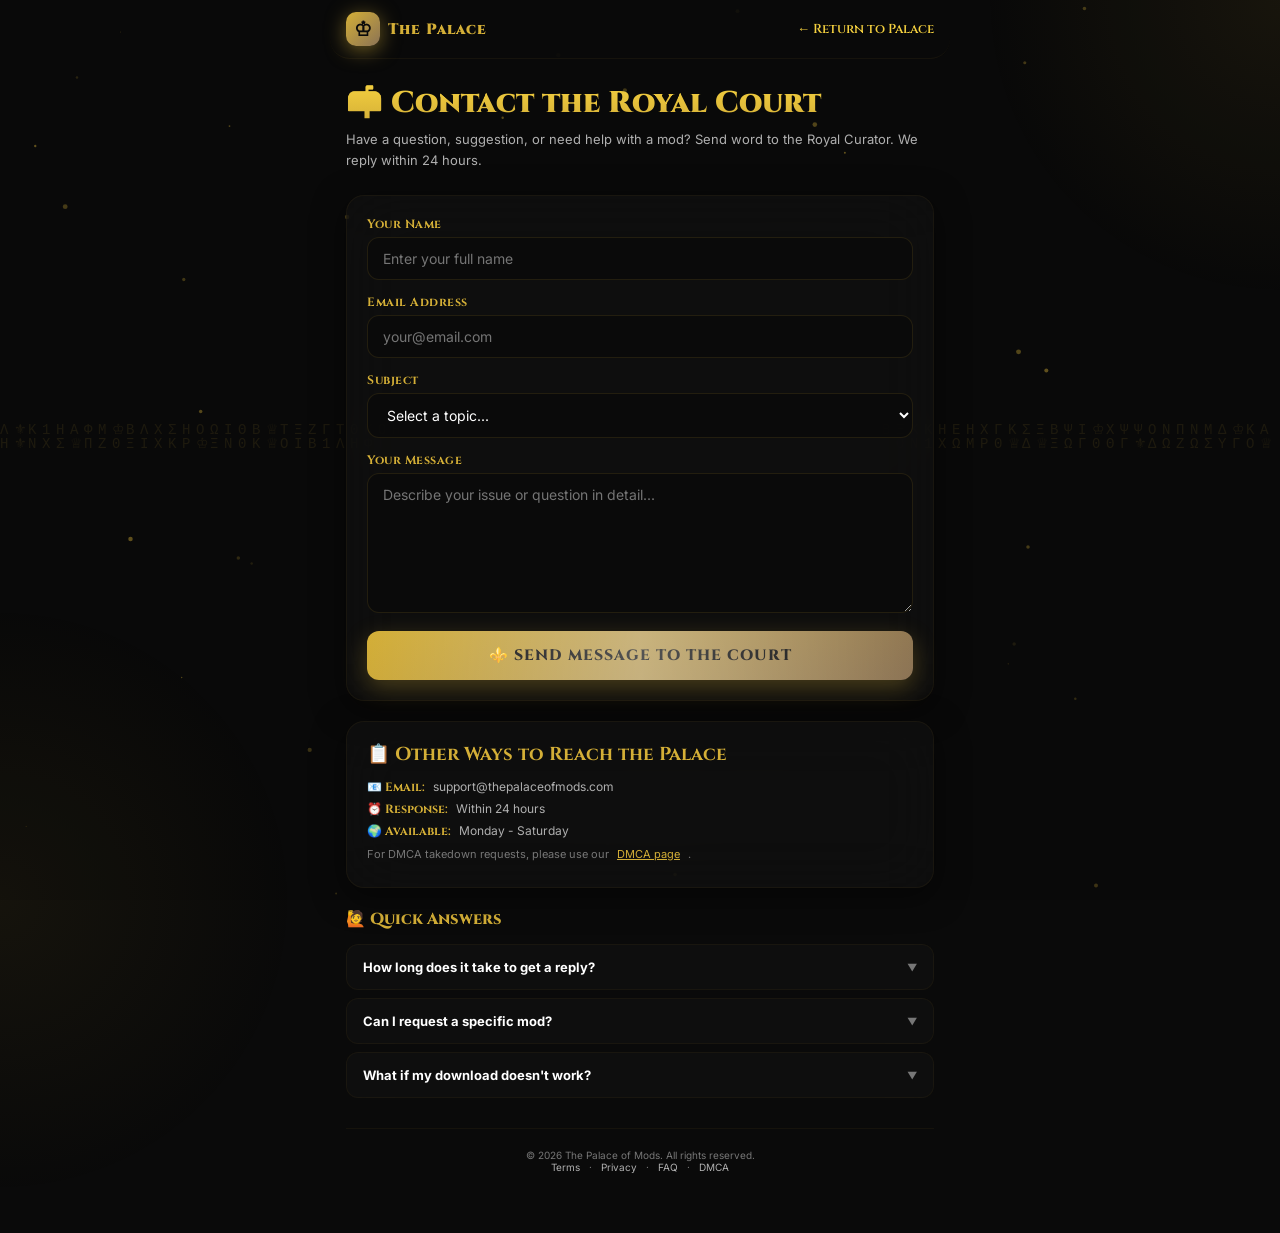
<file: contact.html>
<!DOCTYPE html>
<html lang="en" dir="ltr" data-theme="dark">
<head>
    <meta charset="UTF-8">
    <meta name="viewport" content="width=device-width, initial-scale=1.0, maximum-scale=1.0, user-scalable=no">
    <title>Contact — The Palace of Mods</title>
    <link rel="preconnect" href="https://fonts.googleapis.com">
    <link href="https://fonts.googleapis.com/css2?family=Cinzel:wght@400;500;600;700;800;900&family=Inter:wght@400;500;600;700;800;900&display=swap" rel="stylesheet">
    <style>
        :root[data-theme="dark"]{--bg:#0a0a0a;--surface:rgba(17,17,17,0.65);--border:rgba(212,175,55,0.06);--border2:rgba(212,175,55,0.12);--text:#fff;--text2:#b0b0b0;--text3:#777;--accent:#D4AF37;--accent2:#F4D03F;--success:#16A34A;--danger:#DC2626;--font-heading:'Cinzel',serif;--font-body:'Inter',sans-serif}
        :root[data-theme="light"]{--bg:#faf8f2;--surface:rgba(255,255,255,0.7);--border:rgba(180,150,80,0.1);--border2:rgba(180,150,80,0.18);--text:#1a1a1a;--text2:#4a4a4a;--text3:#888;--accent:#b8941f;--accent2:#d4a830;--success:#15803d;--danger:#b91c1c;--font-heading:'Cinzel',serif;--font-body:'Inter',sans-serif}
        *{margin:0;padding:0;box-sizing:border-box;-webkit-tap-highlight-color:transparent}
        body{font-family:var(--font-body);background:var(--bg);color:var(--text);min-height:100vh;-webkit-font-smoothing:antialiased;transition:background 0.4s,color 0.4s}
        .ambient-glow-top{position:fixed;top:-300px;right:-300px;width:600px;height:600px;border-radius:50%;background:radial-gradient(circle,rgba(212,175,55,0.08) 0%,transparent 70%);pointer-events:none;z-index:0;animation:floatGlow 8s ease-in-out infinite}
        .ambient-glow-bottom{position:fixed;bottom:-300px;left:-300px;width:600px;height:600px;border-radius:50%;background:radial-gradient(circle,rgba(212,175,55,0.06) 0%,transparent 70%);pointer-events:none;z-index:0;animation:floatGlow 10s ease-in-out infinite reverse}
        @keyframes floatGlow{0%,100%{transform:translate(0,0)}25%{transform:translate(30px,-20px)}50%{transform:translate(-20px,30px)}75%{transform:translate(-30px,-10px)}}
        #matrix-canvas{position:fixed;top:0;left:0;width:100%;height:100%;pointer-events:none;z-index:0}
        #particles-canvas{position:fixed;top:0;left:0;width:100%;height:100%;pointer-events:none;z-index:0}
        .page-container{position:relative;z-index:1;max-width:620px;margin:0 auto;padding:20px 16px 60px}
        .header{display:flex;align-items:center;justify-content:space-between;padding:12px 16px;margin:-20px -16px 24px;background:rgba(10,10,10,0.82);backdrop-filter:blur(40px) saturate(180%);-webkit-backdrop-filter:blur(40px) saturate(180%);border-bottom:1px solid var(--border);border-radius:0 0 20px 20px;position:sticky;top:0;z-index:10}
        .logo{display:flex;align-items:center;gap:8px;font-weight:900;font-size:15px;text-decoration:none;color:var(--accent);font-family:var(--font-heading);letter-spacing:1px}
        .logo-icon{width:34px;height:34px;background:linear-gradient(135deg,#D4AF37,#8B7355);border-radius:10px;display:flex;align-items:center;justify-content:center;font-size:20px;color:#0a0a0a;font-weight:900;box-shadow:0 4px 20px rgba(212,175,55,0.5)}
        .back-link{color:var(--accent2);text-decoration:none;font-weight:600;font-size:13px;font-family:var(--font-heading);transition:color 0.3s}.back-link:hover{color:var(--accent)}
        h1{font-size:30px;font-weight:900;margin-bottom:6px;font-family:var(--font-heading);color:var(--accent);background:linear-gradient(to bottom,#F4D03F,#D4AF37);-webkit-background-clip:text;-webkit-text-fill-color:transparent}
        .subtitle{color:var(--text2);margin-bottom:24px;font-size:13px;line-height:1.6}
        .card{background:var(--surface);backdrop-filter:blur(30px);border:1px solid var(--border);border-radius:18px;padding:20px;margin-bottom:20px;box-shadow:0 8px 32px rgba(0,0,0,0.5)}
        .form-group{margin-bottom:14px}
        .form-group label{display:block;font-size:12px;font-weight:700;margin-bottom:5px;color:var(--accent);font-family:var(--font-heading);letter-spacing:0.5px}
        .form-group input,.form-group textarea,.form-group select{width:100%;padding:12px 15px;background:rgba(0,0,0,0.2);border:1px solid var(--border2);border-radius:12px;color:var(--text);font-size:14px;font-family:var(--font-body);outline:none;transition:all 0.3s}
        .form-group input:focus,.form-group textarea:focus,.form-group select:focus{border-color:var(--accent);box-shadow:0 0 0 4px rgba(212,175,55,0.1)}
        .form-group textarea{min-height:140px;resize:vertical}
        .btn-submit{width:100%;padding:14px;background:linear-gradient(135deg,#D4AF37,#8B7355);color:#0a0a0a;font-size:15px;font-weight:800;border:none;border-radius:12px;cursor:pointer;font-family:var(--font-heading);text-transform:uppercase;letter-spacing:1px;box-shadow:0 8px 24px rgba(212,175,55,0.3);transition:all 0.3s;position:relative;overflow:hidden}
        .btn-submit:hover{box-shadow:0 14px 38px rgba(212,175,55,0.45);transform:translateY(-2px)}
        .btn-submit:active{transform:scale(0.97)}
        .btn-submit::after{content:'';position:absolute;inset:0;background:linear-gradient(90deg,transparent,rgba(255,255,255,0.3),transparent);animation:shimmer 2.5s infinite}
        @keyframes shimmer{0%{transform:translateX(-100%)}100%{transform:translateX(100%)}}
        .success-msg{display:none;background:rgba(22,163,74,0.1);border:1px solid rgba(22,163,74,0.3);border-radius:14px;padding:16px;text-align:center;color:var(--success);font-weight:700;font-family:var(--font-heading)}
        .success-msg.show{display:block}
        .contact-card p{font-size:12px;color:var(--text2);margin-bottom:6px;display:flex;align-items:center;gap:8px}
        .contact-card p strong{color:var(--accent);font-family:var(--font-heading)}
        .faq-mini{margin-top:20px}.faq-mini h3{font-size:16px;font-weight:800;margin-bottom:14px;font-family:var(--font-heading);color:var(--accent)}
        .faq-item{background:var(--surface);backdrop-filter:blur(20px);border:1px solid var(--border);border-radius:12px;margin-bottom:8px;overflow:hidden}
        .faq-q{padding:14px 16px;font-weight:700;font-size:13px;cursor:pointer;display:flex;justify-content:space-between;align-items:center;user-select:none;transition:color 0.2s}.faq-q:hover{color:var(--accent)}
        .faq-q .arrow{transition:transform 0.3s;font-size:10px;color:var(--text3)}.faq-item.open .faq-q .arrow{transform:rotate(180deg);color:var(--accent)}
        .faq-a{max-height:0;overflow:hidden;transition:max-height 0.4s ease,padding 0.4s ease;font-size:12px;color:var(--text2);line-height:1.7;padding:0 16px}.faq-item.open .faq-a{max-height:300px;padding:0 16px 14px}
        .footer{text-align:center;margin-top:30px;padding-top:20px;border-top:1px solid var(--border);font-size:10px;color:var(--text3)}
        .footer a{color:var(--text2);text-decoration:none;margin:0 6px}.footer a:hover{color:var(--accent)}
        @media(max-width:400px){h1{font-size:24px}}
    </style>
</head>
<body>
    <div class="ambient-glow-top"></div>
    <div class="ambient-glow-bottom"></div>
    <canvas id="matrix-canvas"></canvas>
    <canvas id="particles-canvas"></canvas>
    <div class="page-container">
        <div class="header">
            <a href="index.html" class="logo"><div class="logo-icon">♔</div><span>The Palace</span></a>
            <a href="index.html" class="back-link">← Return to Palace</a>
        </div>
        <h1>📬 Contact the Royal Court</h1>
        <p class="subtitle">Have a question, suggestion, or need help with a mod? Send word to the Royal Curator. We reply within 24 hours.</p>
        <div class="card">
            <form id="contactForm" action="https://formspree.io/f/xdaypkly" method="POST">
                <div class="form-group"><label for="name">Your Name</label><input type="text" id="name" name="name" placeholder="Enter your full name" required></div>
                <div class="form-group"><label for="email">Email Address</label><input type="email" id="email" name="email" placeholder="your@email.com" required></div>
                <div class="form-group"><label for="subject">Subject</label><select id="subject" name="subject" required><option value="">Select a topic...</option><option value="mod-request">Mod Request</option><option value="download-issue">Download Issue</option><option value="app-not-working">App Not Working</option><option value="account-help">Account / License Help</option><option value="dmca">DMCA / Copyright</option><option value="other">Other</option></select></div>
                <div class="form-group"><label for="message">Your Message</label><textarea id="message" name="message" placeholder="Describe your issue or question in detail..." required></textarea></div>
                <input type="hidden" name="_captcha" value="false">
                <input type="hidden" name="_next" value="https://yourdomain.com/contact.html?sent=1">
                <button type="submit" class="btn-submit">⚜️ Send Message to the Court</button>
                <div class="success-msg" id="successMsg">✅ Your message has been delivered to the Royal Court. We'll reply within 24 hours.</div>
            </form>
        </div>
        <div class="card contact-card">
            <h3 style="font-family:var(--font-heading);color:var(--accent);margin-bottom:12px;">📋 Other Ways to Reach the Palace</h3>
            <p><strong>📧 Email:</strong> support@thepalaceofmods.com</p>
            <p><strong>⏰ Response:</strong> Within 24 hours</p>
            <p><strong>🌍 Available:</strong> Monday - Saturday</p>
            <p style="margin-top:8px;font-size:11px;color:var(--text3);">For DMCA takedown requests, please use our <a href="dmca.html" style="color:var(--accent)">DMCA page</a>.</p>
        </div>
        <div class="faq-mini">
            <h3>🙋 Quick Answers</h3>
            <div class="faq-item" onclick="this.classList.toggle('open')"><div class="faq-q">How long does it take to get a reply? <span class="arrow">▼</span></div><div class="faq-a">The Royal Curator typically responds within 12-24 hours.</div></div>
            <div class="faq-item" onclick="this.classList.toggle('open')"><div class="faq-q">Can I request a specific mod? <span class="arrow">▼</span></div><div class="faq-a">Yes! Select "Mod Request" in the subject above.</div></div>
            <div class="faq-item" onclick="this.classList.toggle('open')"><div class="faq-q">What if my download doesn't work? <span class="arrow">▼</span></div><div class="faq-a">Select "Download Issue" and describe the problem. We'll help immediately.</div></div>
        </div>
        <div class="footer">
            <p>© 2026 The Palace of Mods. All rights reserved.</p>
            <p><a href="terms.html">Terms</a> · <a href="privacy.html">Privacy</a> · <a href="faq.html">FAQ</a> · <a href="dmca.html">DMCA</a></p>
        </div>
    </div>
    <script>
        const urlParams=new URLSearchParams(window.location.search);
        if(urlParams.get('sent')==='1'){document.getElementById('successMsg').classList.add('show');document.getElementById('contactForm').style.display='none';}
        (function(){document.documentElement.setAttribute('data-theme',localStorage.getItem('theme')||'dark')})();
        // Matrix Canvas
        (function(){const c=document.getElementById('matrix-canvas'),ctx=c.getContext('2d');c.width=window.innerWidth;c.height=window.innerHeight;const f=14,cols=Math.floor(c.width/f),drops=Array(cols).fill(1);const ch='01ΑΒΓΔΕΖΗΘΙΚΛΜΝΞΟΠΡΣΤΥΦΧΨΩ♔♕⚜'.split('');function draw(){ctx.fillStyle='rgba(10,10,10,0.03)';ctx.fillRect(0,0,c.width,c.height);ctx.fillStyle='rgba(212,175,55,0.1)';ctx.font=f+'px monospace';for(let i=0;i<drops.length;i++){const t=ch[Math.floor(Math.random()*ch.length)];ctx.fillText(t,i*f,drops[i]*f);if(drops[i]*f>c.height&&Math.random()>0.975)drops[i]=0;drops[i]++;}}setInterval(draw,50);window.addEventListener('resize',()=>{c.width=window.innerWidth;c.height=window.innerHeight})})();
        // Particles
        (function(){const c=document.getElementById('particles-canvas'),ctx=c.getContext('2d');c.width=window.innerWidth;c.height=window.innerHeight;const ps=Array.from({length:50},()=>({x:Math.random()*c.width,y:Math.random()*c.height,vx:(Math.random()-0.5)*0.25,vy:(Math.random()-0.5)*0.25,size:Math.random()*2+0.5,opacity:Math.random()*0.35+0.1}));let mx=-200,my=-200;document.addEventListener('mousemove',e=>{mx=e.clientX;my=e.clientY});function draw(){ctx.clearRect(0,0,c.width,c.height);ps.forEach(p=>{const dx=mx-p.x,dy=my-p.y,dist=Math.hypot(dx,dy);if(dist<180){p.vx+=dx*0.0002;p.vy+=dy*0.0002}p.x+=p.vx;p.y+=p.vy;if(p.x<0||p.x>c.width)p.vx*=-1;if(p.y<0||p.y>c.height)p.vy*=-1;p.vx*=0.999;p.vy*=0.999;ctx.beginPath();ctx.arc(p.x,p.y,p.size,0,Math.PI*2);ctx.fillStyle=`rgba(212,175,55,${p.opacity})`;ctx.fill()});requestAnimationFrame(draw)}draw();window.addEventListener('resize',()=>{c.width=window.innerWidth;c.height=window.innerHeight})})();
    </script>
</body>
</html>
</file>
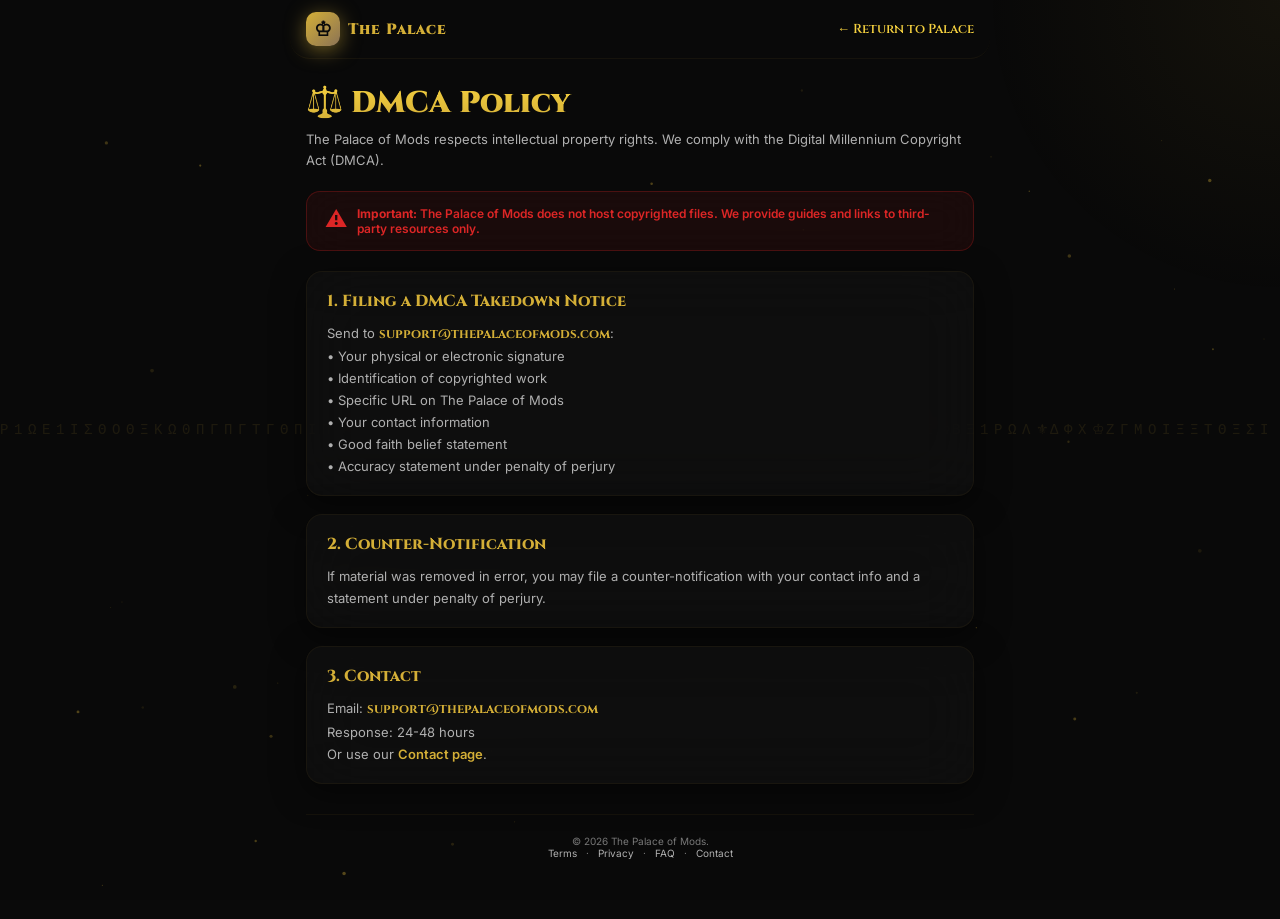
<file: dmca.html>
<!DOCTYPE html>
<html lang="en" dir="ltr" data-theme="dark">
<head>
    <meta charset="UTF-8">
    <meta name="viewport" content="width=device-width, initial-scale=1.0, maximum-scale=1.0, user-scalable=no">
    <title>DMCA Policy — The Palace of Mods</title>
    <link rel="preconnect" href="https://fonts.googleapis.com">
    <link href="https://fonts.googleapis.com/css2?family=Cinzel:wght@400;500;600;700;800;900&family=Inter:wght@400;500;600;700;800;900&display=swap" rel="stylesheet">
    <style>
        :root[data-theme="dark"]{--bg:#0a0a0a;--surface:rgba(17,17,17,0.65);--border:rgba(212,175,55,0.06);--border2:rgba(212,175,55,0.12);--text:#fff;--text2:#b0b0b0;--text3:#777;--accent:#D4AF37;--accent2:#F4D03F;--danger:#DC2626;--font-heading:'Cinzel',serif;--font-body:'Inter',sans-serif}
        :root[data-theme="light"]{--bg:#faf8f2;--surface:rgba(255,255,255,0.7);--border:rgba(180,150,80,0.1);--border2:rgba(180,150,80,0.18);--text:#1a1a1a;--text2:#4a4a4a;--text3:#888;--accent:#b8941f;--accent2:#d4a830;--danger:#b91c1c;--font-heading:'Cinzel',serif;--font-body:'Inter',sans-serif}
        *{margin:0;padding:0;box-sizing:border-box}
        body{font-family:var(--font-body);background:var(--bg);color:var(--text);min-height:100vh;-webkit-font-smoothing:antialiased;transition:background 0.4s,color 0.4s}
        .ambient-glow-top{position:fixed;top:-300px;right:-300px;width:600px;height:600px;border-radius:50%;background:radial-gradient(circle,rgba(212,175,55,0.06) 0%,transparent 70%);pointer-events:none;z-index:0}
        #matrix-canvas{position:fixed;top:0;left:0;width:100%;height:100%;pointer-events:none;z-index:0}
        #particles-canvas{position:fixed;top:0;left:0;width:100%;height:100%;pointer-events:none;z-index:0}
        .page-container{position:relative;z-index:1;max-width:700px;margin:0 auto;padding:20px 16px 60px}
        .header{display:flex;align-items:center;justify-content:space-between;padding:12px 16px;margin:-20px -16px 24px;background:rgba(10,10,10,0.82);backdrop-filter:blur(40px) saturate(180%);-webkit-backdrop-filter:blur(40px) saturate(180%);border-bottom:1px solid var(--border);border-radius:0 0 20px 20px;position:sticky;top:0;z-index:10}
        .logo{display:flex;align-items:center;gap:8px;font-weight:900;font-size:15px;text-decoration:none;color:var(--accent);font-family:var(--font-heading);letter-spacing:1px}
        .logo-icon{width:34px;height:34px;background:linear-gradient(135deg,#D4AF37,#8B7355);border-radius:10px;display:flex;align-items:center;justify-content:center;font-size:20px;color:#0a0a0a;font-weight:900;box-shadow:0 4px 20px rgba(212,175,55,0.5)}
        .back-link{color:var(--accent2);text-decoration:none;font-weight:600;font-size:13px;font-family:var(--font-heading)}
        h1{font-size:30px;font-weight:900;margin-bottom:6px;font-family:var(--font-heading);background:linear-gradient(to bottom,#F4D03F,#D4AF37);-webkit-background-clip:text;-webkit-text-fill-color:transparent}
        .subtitle{color:var(--text2);margin-bottom:20px;font-size:13px;line-height:1.6}
        .alert-box{background:rgba(220,38,38,0.08);border:1px solid rgba(220,38,38,0.25);border-radius:14px;padding:14px 18px;margin-bottom:20px;color:var(--danger);font-weight:600;font-size:12px;display:flex;align-items:flex-start;gap:10px;backdrop-filter:blur(20px)}
        .section{margin-bottom:18px;background:var(--surface);backdrop-filter:blur(30px);border:1px solid var(--border);border-radius:16px;padding:18px 20px;box-shadow:0 8px 32px rgba(0,0,0,0.5)}
        .section h2{font-size:16px;font-weight:800;margin-bottom:10px;color:var(--accent);font-family:var(--font-heading)}
        .section p,.section ul{font-size:13px;line-height:1.7;color:var(--text2)}
        .section ul{padding-left:20px;margin-top:6px}.section li{margin-bottom:6px}
        .section strong{color:var(--accent);font-family:var(--font-heading)}
        .section a{color:var(--accent);text-decoration:none;font-weight:600}
        .footer{text-align:center;margin-top:30px;padding-top:20px;border-top:1px solid var(--border);font-size:10px;color:var(--text3)}
        .footer a{color:var(--text2);text-decoration:none;margin:0 6px}
        @media(max-width:400px){h1{font-size:24px}.section{padding:14px 16px}}
    </style>
</head>
<body>
    <div class="ambient-glow-top"></div>
    <canvas id="matrix-canvas"></canvas>
    <canvas id="particles-canvas"></canvas>
    <div class="page-container">
        <div class="header"><a href="index.html" class="logo"><div class="logo-icon">♔</div><span>The Palace</span></a><a href="index.html" class="back-link">← Return to Palace</a></div>
        <h1>⚖️ DMCA Policy</h1>
        <p class="subtitle">The Palace of Mods respects intellectual property rights. We comply with the Digital Millennium Copyright Act (DMCA).</p>
        <div class="alert-box"><span style="font-size:22px;">⚠️</span><span><strong>Important:</strong> The Palace of Mods does not host copyrighted files. We provide guides and links to third-party resources only.</span></div>
        <div class="section"><h2>1. Filing a DMCA Takedown Notice</h2><p>Send to <strong>support@thepalaceofmods.com</strong>:<br>• Your physical or electronic signature<br>• Identification of copyrighted work<br>• Specific URL on The Palace of Mods<br>• Your contact information<br>• Good faith belief statement<br>• Accuracy statement under penalty of perjury</p></div>
        <div class="section"><h2>2. Counter-Notification</h2><p>If material was removed in error, you may file a counter-notification with your contact info and a statement under penalty of perjury.</p></div>
        <div class="section"><h2>3. Contact</h2><p>Email: <strong>support@thepalaceofmods.com</strong><br>Response: 24-48 hours<br>Or use our <a href="contact.html">Contact page</a>.</p></div>
        <div class="footer"><p>© 2026 The Palace of Mods.</p><p><a href="terms.html">Terms</a> · <a href="privacy.html">Privacy</a> · <a href="faq.html">FAQ</a> · <a href="contact.html">Contact</a></p></div>
    </div>
    <script>
        (function(){document.documentElement.setAttribute('data-theme',localStorage.getItem('theme')||'dark')})();
        (function(){const c=document.getElementById('matrix-canvas'),ctx=c.getContext('2d');c.width=window.innerWidth;c.height=window.innerHeight;const f=14,cols=Math.floor(c.width/f),drops=Array(cols).fill(1);const ch='01ΑΒΓΔΕΖΗΘΙΚΛΜΝΞΟΠΡΣΤΥΦΧΨΩ♔♕⚜'.split('');function draw(){ctx.fillStyle='rgba(10,10,10,0.03)';ctx.fillRect(0,0,c.width,c.height);ctx.fillStyle='rgba(212,175,55,0.1)';ctx.font=f+'px monospace';for(let i=0;i<drops.length;i++){const t=ch[Math.floor(Math.random()*ch.length)];ctx.fillText(t,i*f,drops[i]*f);if(drops[i]*f>c.height&&Math.random()>0.975)drops[i]=0;drops[i]++;}}setInterval(draw,50);window.addEventListener('resize',()=>{c.width=window.innerWidth;c.height=window.innerHeight})})();
        (function(){const c=document.getElementById('particles-canvas'),ctx=c.getContext('2d');c.width=window.innerWidth;c.height=window.innerHeight;const ps=Array.from({length:40},()=>({x:Math.random()*c.width,y:Math.random()*c.height,vx:(Math.random()-0.5)*0.2,vy:(Math.random()-0.5)*0.2,size:Math.random()*1.5+0.4,opacity:Math.random()*0.3+0.08}));function draw(){ctx.clearRect(0,0,c.width,c.height);ps.forEach(p=>{p.x+=p.vx;p.y+=p.vy;if(p.x<0||p.x>c.width)p.vx*=-1;if(p.y<0||p.y>c.height)p.vy*=-1;ctx.beginPath();ctx.arc(p.x,p.y,p.size,0,Math.PI*2);ctx.fillStyle=`rgba(212,175,55,${p.opacity})`;ctx.fill()});requestAnimationFrame(draw)}draw();window.addEventListener('resize',()=>{c.width=window.innerWidth;c.height=window.innerHeight})})();
    </script>
</body>
</html>
</file>
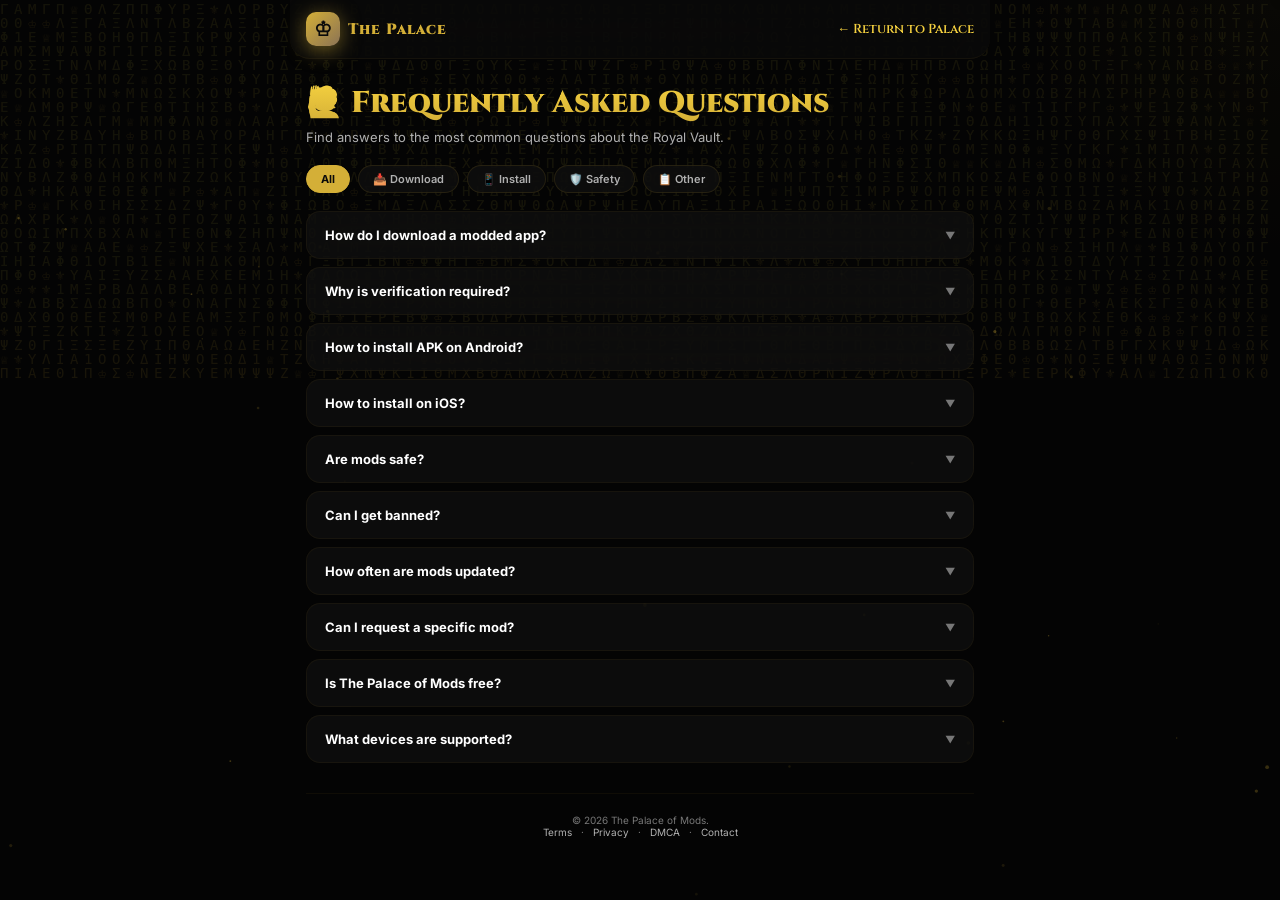
<file: faq.html>
<!DOCTYPE html>
<html lang="en" dir="ltr" data-theme="dark">
<head>
    <meta charset="UTF-8">
    <meta name="viewport" content="width=device-width, initial-scale=1.0, maximum-scale=1.0, user-scalable=no">
    <title>FAQ — The Palace of Mods</title>
    <link rel="preconnect" href="https://fonts.googleapis.com">
    <link href="https://fonts.googleapis.com/css2?family=Cinzel:wght@400;500;600;700;800;900&family=Inter:wght@400;500;600;700;800;900&display=swap" rel="stylesheet">
    <style>
        :root[data-theme="dark"]{--bg:#0a0a0a;--surface:rgba(17,17,17,0.65);--border:rgba(212,175,55,0.06);--border2:rgba(212,175,55,0.12);--text:#fff;--text2:#b0b0b0;--text3:#777;--accent:#D4AF37;--accent2:#F4D03F;--success:#16A34A;--font-heading:'Cinzel',serif;--font-body:'Inter',sans-serif}
        :root[data-theme="light"]{--bg:#faf8f2;--surface:rgba(255,255,255,0.7);--border:rgba(180,150,80,0.1);--border2:rgba(180,150,80,0.18);--text:#1a1a1a;--text2:#4a4a4a;--text3:#888;--accent:#b8941f;--accent2:#d4a830;--success:#15803d;--font-heading:'Cinzel',serif;--font-body:'Inter',sans-serif}
        *{margin:0;padding:0;box-sizing:border-box}
        body{font-family:var(--font-body);background:var(--bg);color:var(--text);min-height:100vh;-webkit-font-smoothing:antialiased;transition:background 0.4s,color 0.4s}
        .ambient-glow-top{position:fixed;top:-300px;right:-300px;width:600px;height:600px;border-radius:50%;background:radial-gradient(circle,rgba(212,175,55,0.06) 0%,transparent 70%);pointer-events:none;z-index:0}
        #matrix-canvas{position:fixed;top:0;left:0;width:100%;height:100%;pointer-events:none;z-index:0}
        #particles-canvas{position:fixed;top:0;left:0;width:100%;height:100%;pointer-events:none;z-index:0}
        .page-container{position:relative;z-index:1;max-width:700px;margin:0 auto;padding:20px 16px 60px}
        .header{display:flex;align-items:center;justify-content:space-between;padding:12px 16px;margin:-20px -16px 24px;background:rgba(10,10,10,0.82);backdrop-filter:blur(40px) saturate(180%);-webkit-backdrop-filter:blur(40px) saturate(180%);border-bottom:1px solid var(--border);border-radius:0 0 20px 20px;position:sticky;top:0;z-index:10}
        .logo{display:flex;align-items:center;gap:8px;font-weight:900;font-size:15px;text-decoration:none;color:var(--accent);font-family:var(--font-heading);letter-spacing:1px}
        .logo-icon{width:34px;height:34px;background:linear-gradient(135deg,#D4AF37,#8B7355);border-radius:10px;display:flex;align-items:center;justify-content:center;font-size:20px;color:#0a0a0a;font-weight:900;box-shadow:0 4px 20px rgba(212,175,55,0.5)}
        .back-link{color:var(--accent2);text-decoration:none;font-weight:600;font-size:13px;font-family:var(--font-heading)}
        h1{font-size:30px;font-weight:900;margin-bottom:6px;font-family:var(--font-heading);background:linear-gradient(to bottom,#F4D03F,#D4AF37);-webkit-background-clip:text;-webkit-text-fill-color:transparent}
        .subtitle{color:var(--text2);margin-bottom:20px;font-size:13px}
        .categories{display:flex;gap:8px;flex-wrap:wrap;margin-bottom:18px}
        .cat-btn{padding:6px 14px;border-radius:20px;background:var(--surface);backdrop-filter:blur(10px);border:1px solid var(--border2);color:var(--text2);font-size:11px;font-weight:600;cursor:pointer;font-family:var(--font-body);transition:all 0.2s}
        .cat-btn.active,.cat-btn:hover{background:var(--accent);color:#0a0a0a;border-color:var(--accent);font-weight:700}
        .faq-item{background:var(--surface);backdrop-filter:blur(20px);border:1px solid var(--border);border-radius:14px;margin-bottom:8px;overflow:hidden}
        .faq-q{padding:15px 18px;font-weight:700;font-size:13px;cursor:pointer;display:flex;justify-content:space-between;align-items:center;user-select:none;transition:color 0.2s}.faq-q:hover{color:var(--accent)}
        .faq-q .arrow{transition:transform 0.3s;font-size:10px;color:var(--text3)}.faq-item.open .faq-q .arrow{transform:rotate(180deg);color:var(--accent)}
        .faq-a{max-height:0;overflow:hidden;transition:max-height 0.4s ease,padding 0.4s ease;font-size:12px;color:var(--text2);line-height:1.7;padding:0 18px}.faq-item.open .faq-a{max-height:400px;padding:0 18px 14px}
        .faq-a a{color:var(--accent);text-decoration:none;font-weight:600}
        .footer{text-align:center;margin-top:30px;padding-top:20px;border-top:1px solid var(--border);font-size:10px;color:var(--text3)}
        .footer a{color:var(--text2);text-decoration:none;margin:0 6px}
        @media(max-width:400px){h1{font-size:24px}.faq-q{font-size:12px;padding:13px 16px}}
    </style>
</head>
<body>
    <div class="ambient-glow-top"></div>
    <canvas id="matrix-canvas"></canvas>
    <canvas id="particles-canvas"></canvas>
    <div class="page-container">
        <div class="header"><a href="index.html" class="logo"><div class="logo-icon">♔</div><span>The Palace</span></a><a href="index.html" class="back-link">← Return to Palace</a></div>
        <h1>🙋 Frequently Asked Questions</h1><p class="subtitle">Find answers to the most common questions about the Royal Vault.</p>
        <div class="categories">
            <div class="cat-btn active" onclick="filterFAQ('all',this)">All</div>
            <div class="cat-btn" onclick="filterFAQ('download',this)">📥 Download</div>
            <div class="cat-btn" onclick="filterFAQ('install',this)">📱 Install</div>
            <div class="cat-btn" onclick="filterFAQ('safety',this)">🛡️ Safety</div>
            <div class="cat-btn" onclick="filterFAQ('other',this)">📋 Other</div>
        </div>
        <div id="faqContainer">
            <div class="faq-item" data-cat="download"><div class="faq-q" onclick="this.parentElement.classList.toggle('open')">How do I download a modded app? <span class="arrow">▼</span></div><div class="faq-a">Navigate to the app, tap Enter the Vault, complete verification, and get your download link.</div></div>
            <div class="faq-item" data-cat="download"><div class="faq-q" onclick="this.parentElement.classList.toggle('open')">Why is verification required? <span class="arrow">▼</span></div><div class="faq-a">It prevents bots from entering the Royal Vault and keeps the service free for real users.</div></div>
            <div class="faq-item" data-cat="install"><div class="faq-q" onclick="this.parentElement.classList.toggle('open')">How to install APK on Android? <span class="arrow">▼</span></div><div class="faq-a">Enable "Unknown Sources" in Settings, open the APK, tap Install.</div></div>
            <div class="faq-item" data-cat="install"><div class="faq-q" onclick="this.parentElement.classList.toggle('open')">How to install on iOS? <span class="arrow">▼</span></div><div class="faq-a">Use AltStore, Sideloadly, or Scarlet. No jailbreak required.</div></div>
            <div class="faq-item" data-cat="safety"><div class="faq-q" onclick="this.parentElement.classList.toggle('open')">Are mods safe? <span class="arrow">▼</span></div><div class="faq-a">All mods are tested by the Royal Curator. We recommend using a guest account first.</div></div>
            <div class="faq-item" data-cat="safety"><div class="faq-q" onclick="this.parentElement.classList.toggle('open')">Can I get banned? <span class="arrow">▼</span></div><div class="faq-a">There's always a risk with mods in online games. Use alt accounts for safety.</div></div>
            <div class="faq-item" data-cat="other"><div class="faq-q" onclick="this.parentElement.classList.toggle('open')">How often are mods updated? <span class="arrow">▼</span></div><div class="faq-a">Within 48 hours of official release.</div></div>
            <div class="faq-item" data-cat="other"><div class="faq-q" onclick="this.parentElement.classList.toggle('open')">Can I request a specific mod? <span class="arrow">▼</span></div><div class="faq-a">Yes! Use our <a href="contact.html">Contact page</a> and select "Mod Request".</div></div>
            <div class="faq-item" data-cat="other"><div class="faq-q" onclick="this.parentElement.classList.toggle('open')">Is The Palace of Mods free? <span class="arrow">▼</span></div><div class="faq-a">Yes! Completely free. Supported by verification offers.</div></div>
            <div class="faq-item" data-cat="other"><div class="faq-q" onclick="this.parentElement.classList.toggle('open')">What devices are supported? <span class="arrow">▼</span></div><div class="faq-a">Android 6.0+ and iOS 14+. Phones and tablets.</div></div>
        </div>
        <div class="footer"><p>© 2026 The Palace of Mods.</p><p><a href="terms.html">Terms</a> · <a href="privacy.html">Privacy</a> · <a href="dmca.html">DMCA</a> · <a href="contact.html">Contact</a></p></div>
    </div>
    <script>
        function filterFAQ(cat,btn){document.querySelectorAll('.cat-btn').forEach(b=>b.classList.remove('active'));btn.classList.add('active');document.querySelectorAll('.faq-item').forEach(item=>{item.style.display=(cat==='all'||item.dataset.cat===cat)?'':'none'});}
        (function(){document.documentElement.setAttribute('data-theme',localStorage.getItem('theme')||'dark')})();
        (function(){const c=document.getElementById('matrix-canvas'),ctx=c.getContext('2d');c.width=window.innerWidth;c.height=window.innerHeight;const f=14,cols=Math.floor(c.width/f),drops=Array(cols).fill(1);const ch='01ΑΒΓΔΕΖΗΘΙΚΛΜΝΞΟΠΡΣΤΥΦΧΨΩ♔♕⚜'.split('');function draw(){ctx.fillStyle='rgba(10,10,10,0.03)';ctx.fillRect(0,0,c.width,c.height);ctx.fillStyle='rgba(212,175,55,0.1)';ctx.font=f+'px monospace';for(let i=0;i<drops.length;i++){const t=ch[Math.floor(Math.random()*ch.length)];ctx.fillText(t,i*f,drops[i]*f);if(drops[i]*f>c.height&&Math.random()>0.975)drops[i]=0;drops[i]++;}}setInterval(draw,50);window.addEventListener('resize',()=>{c.width=window.innerWidth;c.height=window.innerHeight})})();
        (function(){const c=document.getElementById('particles-canvas'),ctx=c.getContext('2d');c.width=window.innerWidth;c.height=window.innerHeight;const ps=Array.from({length:40},()=>({x:Math.random()*c.width,y:Math.random()*c.height,vx:(Math.random()-0.5)*0.2,vy:(Math.random()-0.5)*0.2,size:Math.random()*1.5+0.4,opacity:Math.random()*0.3+0.08}));function draw(){ctx.clearRect(0,0,c.width,c.height);ps.forEach(p=>{p.x+=p.vx;p.y+=p.vy;if(p.x<0||p.x>c.width)p.vx*=-1;if(p.y<0||p.y>c.height)p.vy*=-1;ctx.beginPath();ctx.arc(p.x,p.y,p.size,0,Math.PI*2);ctx.fillStyle=`rgba(212,175,55,${p.opacity})`;ctx.fill()});requestAnimationFrame(draw)}draw();window.addEventListener('resize',()=>{c.width=window.innerWidth;c.height=window.innerHeight})})();
    </script>
</body>
</html>
</file>
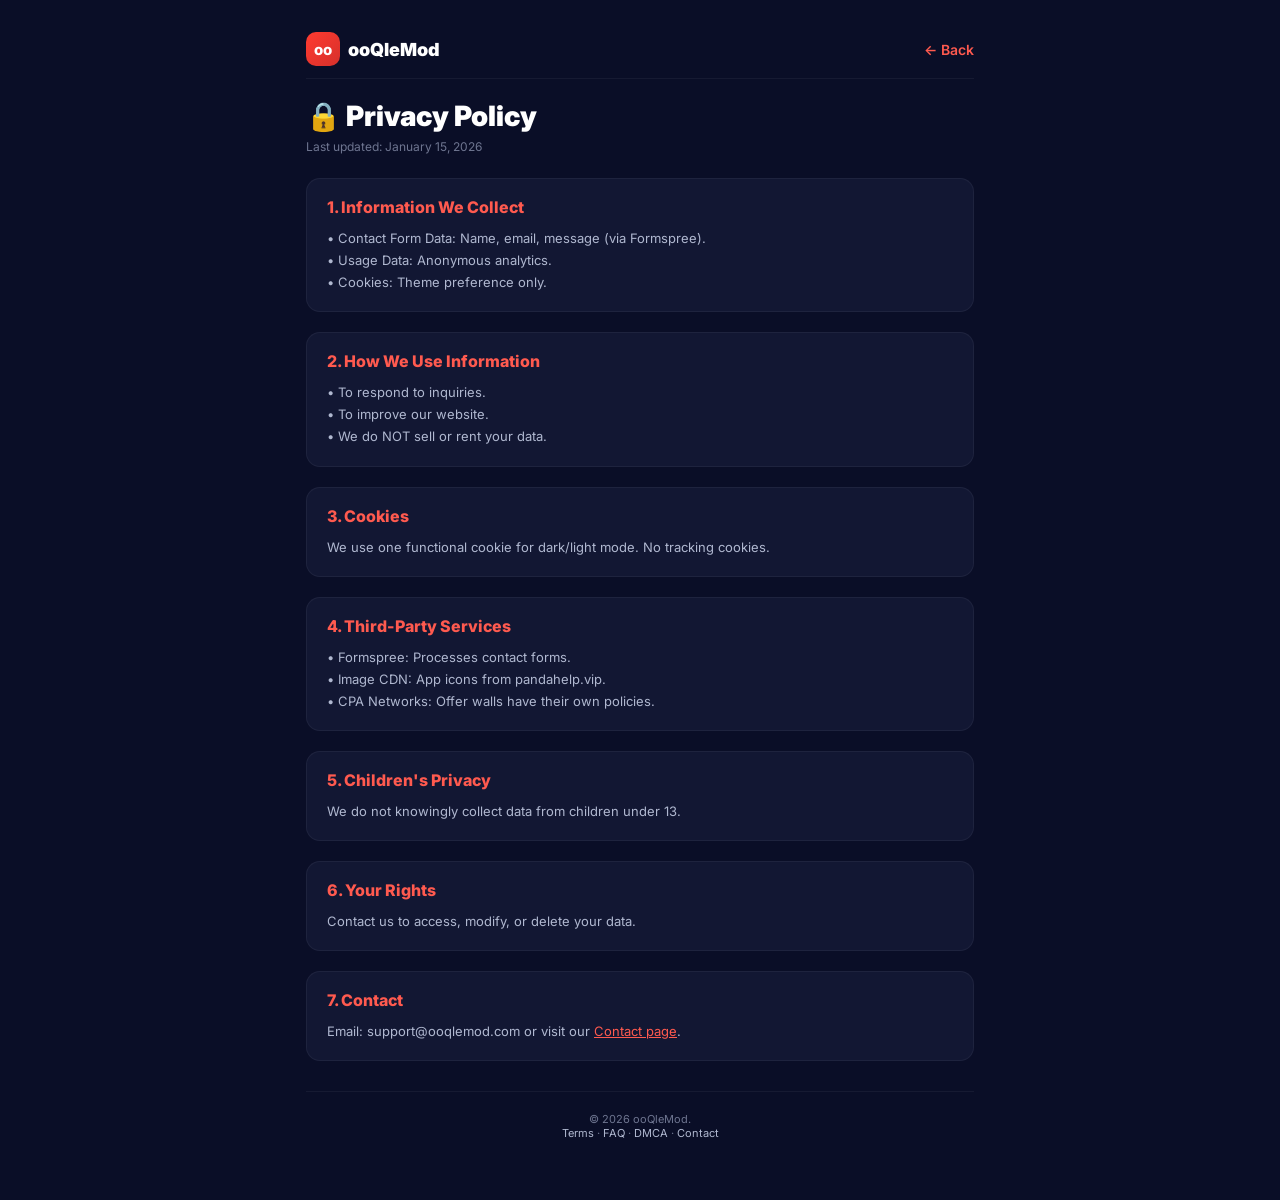
<file: Privacy Policy.html>
<!DOCTYPE html><html lang="en" dir="ltr" data-theme="dark"><head><meta charset="UTF-8"><meta name="viewport" content="width=device-width, initial-scale=1.0, maximum-scale=1.0, user-scalable=no"><title>Privacy Policy - ooQleMod</title><link rel="preconnect" href="https://fonts.googleapis.com"><link href="https://fonts.googleapis.com/css2?family=Inter:wght@400;500;600;700;800;900&display=swap" rel="stylesheet"><style>
:root[data-theme="dark"]{--bg:#0a0e27;--surface:rgba(20,25,55,0.85);--border:rgba(255,255,255,0.05);--border2:rgba(255,255,255,0.08);--text:#fff;--text2:#b0b8d0;--text3:#6e7590;--accent:#FF3B30;--accent2:#ff5a4f}
:root[data-theme="light"]{--bg:#f2f3f7;--surface:rgba(255,255,255,0.9);--border:rgba(0,0,0,0.05);--border2:rgba(0,0,0,0.08);--text:#0a0e27;--text2:#3d4560;--text3:#7c83a0;--accent:#d6302b;--accent2:#e8403b}
*{margin:0;padding:0;box-sizing:border-box;-webkit-tap-highlight-color:transparent}
body{font-family:'Inter',-apple-system,sans-serif;background:var(--bg);color:var(--text);min-height:100vh;-webkit-font-smoothing:antialiased;transition:background 0.4s,color 0.4s}
.page-container{max-width:700px;margin:0 auto;padding:20px 16px 60px;position:relative;z-index:1}
.header{display:flex;align-items:center;justify-content:space-between;padding:12px 0;border-bottom:1px solid var(--border);margin-bottom:20px}
.logo{display:flex;align-items:center;gap:8px;font-weight:900;font-size:18px;text-decoration:none;color:var(--text)}
.logo-icon{width:34px;height:34px;background:linear-gradient(135deg,#FF3B30,#d6302b);border-radius:10px;display:flex;align-items:center;justify-content:center;font-size:15px;color:#fff;font-weight:800}
.back-link{color:var(--accent2);text-decoration:none;font-weight:600;font-size:14px}
h1{font-size:28px;font-weight:900;margin-bottom:6px}
.last-updated{color:var(--text3);font-size:12px;margin-bottom:24px}
.section{margin-bottom:20px;background:var(--surface);border:1px solid var(--border);border-radius:14px;padding:18px 20px}
.section h2{font-size:16px;font-weight:800;margin-bottom:10px;color:var(--accent2)}
.section p,.section ul{font-size:13px;line-height:1.7;color:var(--text2)}
.section ul{padding-left:20px;margin-top:8px}.section li{margin-bottom:6px}
.footer{text-align:center;margin-top:30px;padding-top:20px;border-top:1px solid var(--border);font-size:11px;color:var(--text3)}
.footer a{color:var(--text2);text-decoration:none}
@media(max-width:400px){h1{font-size:23px}.section{padding:14px 16px}}
</style></head><body><div class="page-container">
<div class="header"><a href="index.html" class="logo"><div class="logo-icon">oo</div><span>ooQleMod</span></a><a href="index.html" class="back-link">← Back</a></div>
<h1>🔒 Privacy Policy</h1><p class="last-updated">Last updated: January 15, 2026</p>
<div class="section"><h2>1. Information We Collect</h2><p>• Contact Form Data: Name, email, message (via Formspree).<br>• Usage Data: Anonymous analytics.<br>• Cookies: Theme preference only.</p></div>
<div class="section"><h2>2. How We Use Information</h2><p>• To respond to inquiries.<br>• To improve our website.<br>• We do NOT sell or rent your data.</p></div>
<div class="section"><h2>3. Cookies</h2><p>We use one functional cookie for dark/light mode. No tracking cookies.</p></div>
<div class="section"><h2>4. Third-Party Services</h2><p>• Formspree: Processes contact forms.<br>• Image CDN: App icons from pandahelp.vip.<br>• CPA Networks: Offer walls have their own policies.</p></div>
<div class="section"><h2>5. Children's Privacy</h2><p>We do not knowingly collect data from children under 13.</p></div>
<div class="section"><h2>6. Your Rights</h2><p>Contact us to access, modify, or delete your data.</p></div>
<div class="section"><h2>7. Contact</h2><p>Email: support@ooqlemod.com or visit our <a href="contact.html" style="color:var(--accent2)">Contact page</a>.</p></div>
<div class="footer"><p>© 2026 ooQleMod.</p><p><a href="terms.html">Terms</a> · <a href="faq.html">FAQ</a> · <a href="dmca.html">DMCA</a> · <a href="contact.html">Contact</a></p></div>
</div><script>(function(){document.documentElement.setAttribute('data-theme',localStorage.getItem('theme')||'dark')})()</script></body></html>
</file>
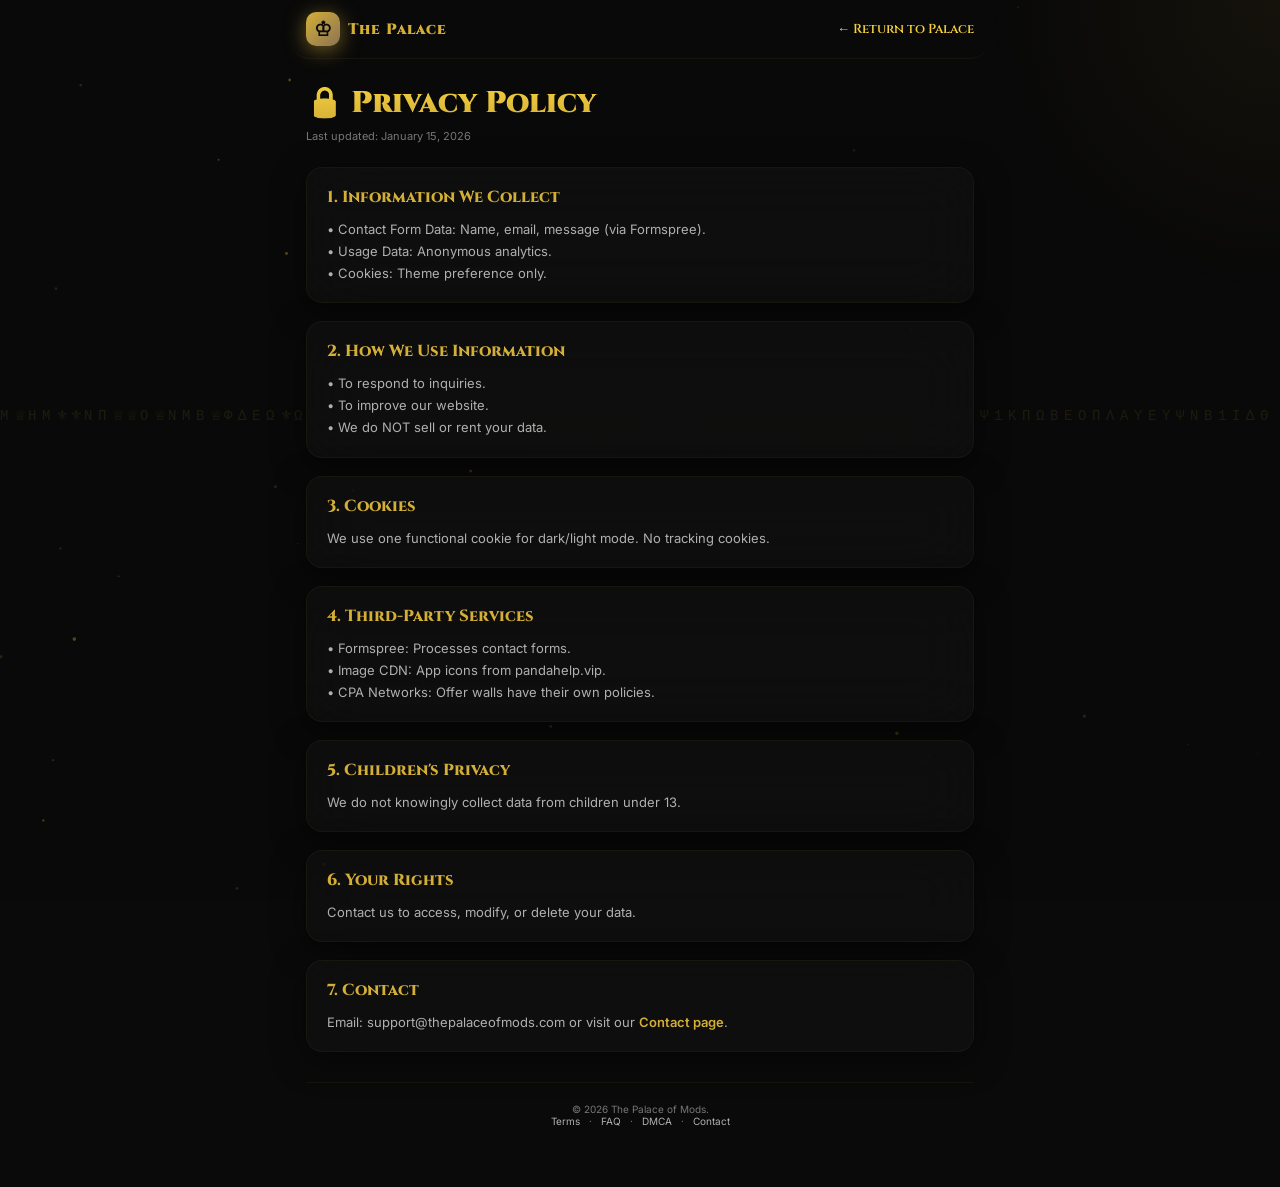
<file: privacy.html>
<!DOCTYPE html>
<html lang="en" dir="ltr" data-theme="dark">
<head>
    <meta charset="UTF-8">
    <meta name="viewport" content="width=device-width, initial-scale=1.0, maximum-scale=1.0, user-scalable=no">
    <title>Privacy Policy — The Palace of Mods</title>
    <link rel="preconnect" href="https://fonts.googleapis.com">
    <link href="https://fonts.googleapis.com/css2?family=Cinzel:wght@400;500;600;700;800;900&family=Inter:wght@400;500;600;700;800;900&display=swap" rel="stylesheet">
    <style>
        :root[data-theme="dark"]{--bg:#0a0a0a;--surface:rgba(17,17,17,0.65);--border:rgba(212,175,55,0.06);--border2:rgba(212,175,55,0.12);--text:#fff;--text2:#b0b0b0;--text3:#777;--accent:#D4AF37;--accent2:#F4D03F;--font-heading:'Cinzel',serif;--font-body:'Inter',sans-serif}
        :root[data-theme="light"]{--bg:#faf8f2;--surface:rgba(255,255,255,0.7);--border:rgba(180,150,80,0.1);--border2:rgba(180,150,80,0.18);--text:#1a1a1a;--text2:#4a4a4a;--text3:#888;--accent:#b8941f;--accent2:#d4a830;--font-heading:'Cinzel',serif;--font-body:'Inter',sans-serif}
        *{margin:0;padding:0;box-sizing:border-box}
        body{font-family:var(--font-body);background:var(--bg);color:var(--text);min-height:100vh;-webkit-font-smoothing:antialiased;transition:background 0.4s,color 0.4s}
        .ambient-glow-top{position:fixed;top:-300px;right:-300px;width:600px;height:600px;border-radius:50%;background:radial-gradient(circle,rgba(212,175,55,0.06) 0%,transparent 70%);pointer-events:none;z-index:0}
        #matrix-canvas{position:fixed;top:0;left:0;width:100%;height:100%;pointer-events:none;z-index:0}
        #particles-canvas{position:fixed;top:0;left:0;width:100%;height:100%;pointer-events:none;z-index:0}
        .page-container{position:relative;z-index:1;max-width:700px;margin:0 auto;padding:20px 16px 60px}
        .header{display:flex;align-items:center;justify-content:space-between;padding:12px 16px;margin:-20px -16px 24px;background:rgba(10,10,10,0.82);backdrop-filter:blur(40px) saturate(180%);-webkit-backdrop-filter:blur(40px) saturate(180%);border-bottom:1px solid var(--border);border-radius:0 0 20px 20px;position:sticky;top:0;z-index:10}
        .logo{display:flex;align-items:center;gap:8px;font-weight:900;font-size:15px;text-decoration:none;color:var(--accent);font-family:var(--font-heading);letter-spacing:1px}
        .logo-icon{width:34px;height:34px;background:linear-gradient(135deg,#D4AF37,#8B7355);border-radius:10px;display:flex;align-items:center;justify-content:center;font-size:20px;color:#0a0a0a;font-weight:900;box-shadow:0 4px 20px rgba(212,175,55,0.5)}
        .back-link{color:var(--accent2);text-decoration:none;font-weight:600;font-size:13px;font-family:var(--font-heading)}
        h1{font-size:30px;font-weight:900;margin-bottom:6px;font-family:var(--font-heading);background:linear-gradient(to bottom,#F4D03F,#D4AF37);-webkit-background-clip:text;-webkit-text-fill-color:transparent}
        .last-updated{color:var(--text3);font-size:11px;margin-bottom:24px}
        .section{margin-bottom:18px;background:var(--surface);backdrop-filter:blur(30px);border:1px solid var(--border);border-radius:16px;padding:18px 20px;box-shadow:0 8px 32px rgba(0,0,0,0.5)}
        .section h2{font-size:16px;font-weight:800;margin-bottom:10px;color:var(--accent);font-family:var(--font-heading)}
        .section p,.section ul{font-size:13px;line-height:1.7;color:var(--text2)}
        .section ul{padding-left:20px;margin-top:6px}.section li{margin-bottom:6px}
        .section a{color:var(--accent);text-decoration:none;font-weight:600}
        .footer{text-align:center;margin-top:30px;padding-top:20px;border-top:1px solid var(--border);font-size:10px;color:var(--text3)}
        .footer a{color:var(--text2);text-decoration:none;margin:0 6px}
        @media(max-width:400px){h1{font-size:24px}.section{padding:14px 16px}}
    </style>
</head>
<body>
    <div class="ambient-glow-top"></div>
    <canvas id="matrix-canvas"></canvas>
    <canvas id="particles-canvas"></canvas>
    <div class="page-container">
        <div class="header"><a href="index.html" class="logo"><div class="logo-icon">♔</div><span>The Palace</span></a><a href="index.html" class="back-link">← Return to Palace</a></div>
        <h1>🔒 Privacy Policy</h1><p class="last-updated">Last updated: January 15, 2026</p>
        <div class="section"><h2>1. Information We Collect</h2><p>• Contact Form Data: Name, email, message (via Formspree).<br>• Usage Data: Anonymous analytics.<br>• Cookies: Theme preference only.</p></div>
        <div class="section"><h2>2. How We Use Information</h2><p>• To respond to inquiries.<br>• To improve our website.<br>• We do NOT sell or rent your data.</p></div>
        <div class="section"><h2>3. Cookies</h2><p>We use one functional cookie for dark/light mode. No tracking cookies.</p></div>
        <div class="section"><h2>4. Third-Party Services</h2><p>• Formspree: Processes contact forms.<br>• Image CDN: App icons from pandahelp.vip.<br>• CPA Networks: Offer walls have their own policies.</p></div>
        <div class="section"><h2>5. Children's Privacy</h2><p>We do not knowingly collect data from children under 13.</p></div>
        <div class="section"><h2>6. Your Rights</h2><p>Contact us to access, modify, or delete your data.</p></div>
        <div class="section"><h2>7. Contact</h2><p>Email: support@thepalaceofmods.com or visit our <a href="contact.html">Contact page</a>.</p></div>
        <div class="footer"><p>© 2026 The Palace of Mods.</p><p><a href="terms.html">Terms</a> · <a href="faq.html">FAQ</a> · <a href="dmca.html">DMCA</a> · <a href="contact.html">Contact</a></p></div>
    </div>
    <script>
        (function(){document.documentElement.setAttribute('data-theme',localStorage.getItem('theme')||'dark')})();
        (function(){const c=document.getElementById('matrix-canvas'),ctx=c.getContext('2d');c.width=window.innerWidth;c.height=window.innerHeight;const f=14,cols=Math.floor(c.width/f),drops=Array(cols).fill(1);const ch='01ΑΒΓΔΕΖΗΘΙΚΛΜΝΞΟΠΡΣΤΥΦΧΨΩ♔♕⚜'.split('');function draw(){ctx.fillStyle='rgba(10,10,10,0.03)';ctx.fillRect(0,0,c.width,c.height);ctx.fillStyle='rgba(212,175,55,0.1)';ctx.font=f+'px monospace';for(let i=0;i<drops.length;i++){const t=ch[Math.floor(Math.random()*ch.length)];ctx.fillText(t,i*f,drops[i]*f);if(drops[i]*f>c.height&&Math.random()>0.975)drops[i]=0;drops[i]++;}}setInterval(draw,50);window.addEventListener('resize',()=>{c.width=window.innerWidth;c.height=window.innerHeight})})();
        (function(){const c=document.getElementById('particles-canvas'),ctx=c.getContext('2d');c.width=window.innerWidth;c.height=window.innerHeight;const ps=Array.from({length:40},()=>({x:Math.random()*c.width,y:Math.random()*c.height,vx:(Math.random()-0.5)*0.2,vy:(Math.random()-0.5)*0.2,size:Math.random()*1.5+0.4,opacity:Math.random()*0.3+0.08}));function draw(){ctx.clearRect(0,0,c.width,c.height);ps.forEach(p=>{p.x+=p.vx;p.y+=p.vy;if(p.x<0||p.x>c.width)p.vx*=-1;if(p.y<0||p.y>c.height)p.vy*=-1;ctx.beginPath();ctx.arc(p.x,p.y,p.size,0,Math.PI*2);ctx.fillStyle=`rgba(212,175,55,${p.opacity})`;ctx.fill()});requestAnimationFrame(draw)}draw();window.addEventListener('resize',()=>{c.width=window.innerWidth;c.height=window.innerHeight})})();
    </script>
</body>
</html>
</file>
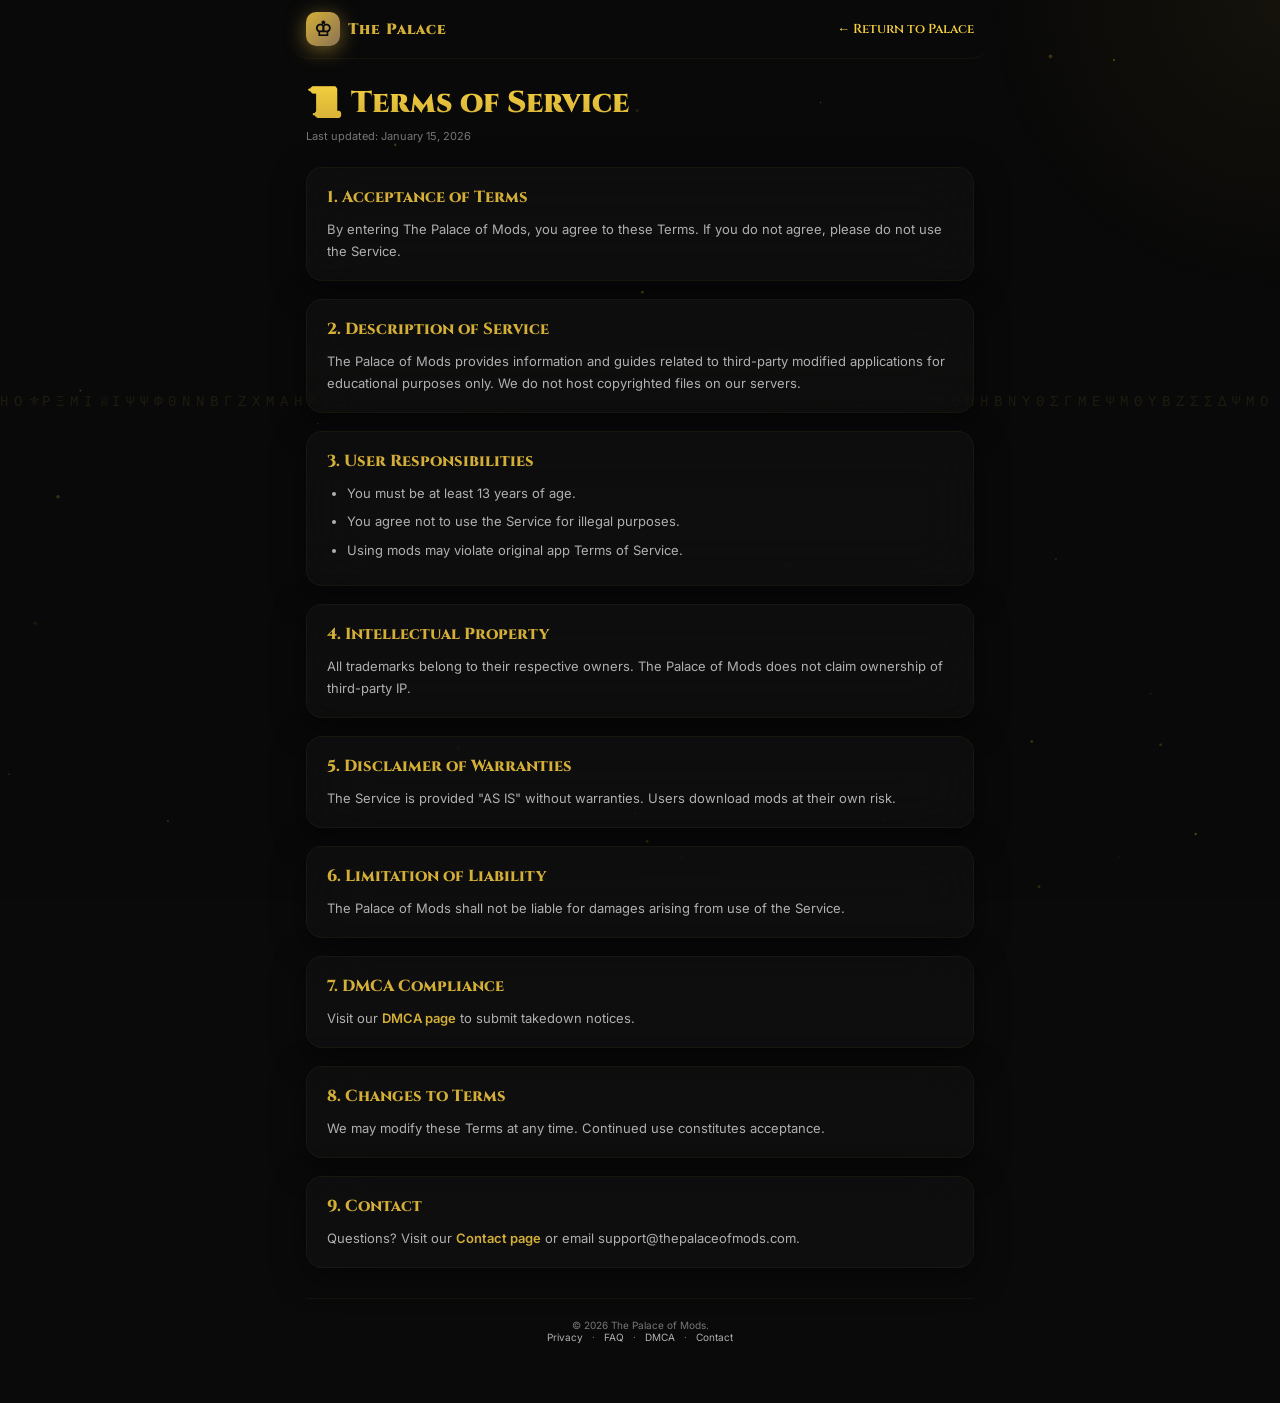
<file: terms.html>
<!DOCTYPE html>
<html lang="en" dir="ltr" data-theme="dark">
<head>
    <meta charset="UTF-8">
    <meta name="viewport" content="width=device-width, initial-scale=1.0, maximum-scale=1.0, user-scalable=no">
    <title>Terms of Service — The Palace of Mods</title>
    <link rel="preconnect" href="https://fonts.googleapis.com">
    <link href="https://fonts.googleapis.com/css2?family=Cinzel:wght@400;500;600;700;800;900&family=Inter:wght@400;500;600;700;800;900&display=swap" rel="stylesheet">
    <style>
        :root[data-theme="dark"]{--bg:#0a0a0a;--surface:rgba(17,17,17,0.65);--border:rgba(212,175,55,0.06);--border2:rgba(212,175,55,0.12);--text:#fff;--text2:#b0b0b0;--text3:#777;--accent:#D4AF37;--accent2:#F4D03F;--font-heading:'Cinzel',serif;--font-body:'Inter',sans-serif}
        :root[data-theme="light"]{--bg:#faf8f2;--surface:rgba(255,255,255,0.7);--border:rgba(180,150,80,0.1);--border2:rgba(180,150,80,0.18);--text:#1a1a1a;--text2:#4a4a4a;--text3:#888;--accent:#b8941f;--accent2:#d4a830;--font-heading:'Cinzel',serif;--font-body:'Inter',sans-serif}
        *{margin:0;padding:0;box-sizing:border-box}
        body{font-family:var(--font-body);background:var(--bg);color:var(--text);min-height:100vh;-webkit-font-smoothing:antialiased;transition:background 0.4s,color 0.4s}
        .ambient-glow-top{position:fixed;top:-300px;right:-300px;width:600px;height:600px;border-radius:50%;background:radial-gradient(circle,rgba(212,175,55,0.06) 0%,transparent 70%);pointer-events:none;z-index:0}
        #matrix-canvas{position:fixed;top:0;left:0;width:100%;height:100%;pointer-events:none;z-index:0}
        #particles-canvas{position:fixed;top:0;left:0;width:100%;height:100%;pointer-events:none;z-index:0}
        .page-container{position:relative;z-index:1;max-width:700px;margin:0 auto;padding:20px 16px 60px}
        .header{display:flex;align-items:center;justify-content:space-between;padding:12px 16px;margin:-20px -16px 24px;background:rgba(10,10,10,0.82);backdrop-filter:blur(40px) saturate(180%);-webkit-backdrop-filter:blur(40px) saturate(180%);border-bottom:1px solid var(--border);border-radius:0 0 20px 20px;position:sticky;top:0;z-index:10}
        .logo{display:flex;align-items:center;gap:8px;font-weight:900;font-size:15px;text-decoration:none;color:var(--accent);font-family:var(--font-heading);letter-spacing:1px}
        .logo-icon{width:34px;height:34px;background:linear-gradient(135deg,#D4AF37,#8B7355);border-radius:10px;display:flex;align-items:center;justify-content:center;font-size:20px;color:#0a0a0a;font-weight:900;box-shadow:0 4px 20px rgba(212,175,55,0.5)}
        .back-link{color:var(--accent2);text-decoration:none;font-weight:600;font-size:13px;font-family:var(--font-heading)}
        h1{font-size:30px;font-weight:900;margin-bottom:6px;font-family:var(--font-heading);background:linear-gradient(to bottom,#F4D03F,#D4AF37);-webkit-background-clip:text;-webkit-text-fill-color:transparent}
        .last-updated{color:var(--text3);font-size:11px;margin-bottom:24px}
        .section{margin-bottom:18px;background:var(--surface);backdrop-filter:blur(30px);border:1px solid var(--border);border-radius:16px;padding:18px 20px;box-shadow:0 8px 32px rgba(0,0,0,0.5)}
        .section h2{font-size:16px;font-weight:800;margin-bottom:10px;color:var(--accent);font-family:var(--font-heading)}
        .section p,.section ul{font-size:13px;line-height:1.7;color:var(--text2)}
        .section ul{padding-left:20px;margin-top:6px}.section li{margin-bottom:6px}
        .section a{color:var(--accent);text-decoration:none;font-weight:600}
        .footer{text-align:center;margin-top:30px;padding-top:20px;border-top:1px solid var(--border);font-size:10px;color:var(--text3)}
        .footer a{color:var(--text2);text-decoration:none;margin:0 6px}
        @media(max-width:400px){h1{font-size:24px}.section{padding:14px 16px}}
    </style>
</head>
<body>
    <div class="ambient-glow-top"></div>
    <canvas id="matrix-canvas"></canvas>
    <canvas id="particles-canvas"></canvas>
    <div class="page-container">
        <div class="header"><a href="index.html" class="logo"><div class="logo-icon">♔</div><span>The Palace</span></a><a href="index.html" class="back-link">← Return to Palace</a></div>
        <h1>📜 Terms of Service</h1><p class="last-updated">Last updated: January 15, 2026</p>
        <div class="section"><h2>1. Acceptance of Terms</h2><p>By entering The Palace of Mods, you agree to these Terms. If you do not agree, please do not use the Service.</p></div>
        <div class="section"><h2>2. Description of Service</h2><p>The Palace of Mods provides information and guides related to third-party modified applications for educational purposes only. We do not host copyrighted files on our servers.</p></div>
        <div class="section"><h2>3. User Responsibilities</h2><ul><li>You must be at least 13 years of age.</li><li>You agree not to use the Service for illegal purposes.</li><li>Using mods may violate original app Terms of Service.</li></ul></div>
        <div class="section"><h2>4. Intellectual Property</h2><p>All trademarks belong to their respective owners. The Palace of Mods does not claim ownership of third-party IP.</p></div>
        <div class="section"><h2>5. Disclaimer of Warranties</h2><p>The Service is provided "AS IS" without warranties. Users download mods at their own risk.</p></div>
        <div class="section"><h2>6. Limitation of Liability</h2><p>The Palace of Mods shall not be liable for damages arising from use of the Service.</p></div>
        <div class="section"><h2>7. DMCA Compliance</h2><p>Visit our <a href="dmca.html">DMCA page</a> to submit takedown notices.</p></div>
        <div class="section"><h2>8. Changes to Terms</h2><p>We may modify these Terms at any time. Continued use constitutes acceptance.</p></div>
        <div class="section"><h2>9. Contact</h2><p>Questions? Visit our <a href="contact.html">Contact page</a> or email support@thepalaceofmods.com.</p></div>
        <div class="footer"><p>© 2026 The Palace of Mods.</p><p><a href="privacy.html">Privacy</a> · <a href="faq.html">FAQ</a> · <a href="dmca.html">DMCA</a> · <a href="contact.html">Contact</a></p></div>
    </div>
    <script>
        (function(){document.documentElement.setAttribute('data-theme',localStorage.getItem('theme')||'dark')})();
        (function(){const c=document.getElementById('matrix-canvas'),ctx=c.getContext('2d');c.width=window.innerWidth;c.height=window.innerHeight;const f=14,cols=Math.floor(c.width/f),drops=Array(cols).fill(1);const ch='01ΑΒΓΔΕΖΗΘΙΚΛΜΝΞΟΠΡΣΤΥΦΧΨΩ♔♕⚜'.split('');function draw(){ctx.fillStyle='rgba(10,10,10,0.03)';ctx.fillRect(0,0,c.width,c.height);ctx.fillStyle='rgba(212,175,55,0.1)';ctx.font=f+'px monospace';for(let i=0;i<drops.length;i++){const t=ch[Math.floor(Math.random()*ch.length)];ctx.fillText(t,i*f,drops[i]*f);if(drops[i]*f>c.height&&Math.random()>0.975)drops[i]=0;drops[i]++;}}setInterval(draw,50);window.addEventListener('resize',()=>{c.width=window.innerWidth;c.height=window.innerHeight})})();
        (function(){const c=document.getElementById('particles-canvas'),ctx=c.getContext('2d');c.width=window.innerWidth;c.height=window.innerHeight;const ps=Array.from({length:40},()=>({x:Math.random()*c.width,y:Math.random()*c.height,vx:(Math.random()-0.5)*0.2,vy:(Math.random()-0.5)*0.2,size:Math.random()*1.5+0.4,opacity:Math.random()*0.3+0.08}));function draw(){ctx.clearRect(0,0,c.width,c.height);ps.forEach(p=>{p.x+=p.vx;p.y+=p.vy;if(p.x<0||p.x>c.width)p.vx*=-1;if(p.y<0||p.y>c.height)p.vy*=-1;ctx.beginPath();ctx.arc(p.x,p.y,p.size,0,Math.PI*2);ctx.fillStyle=`rgba(212,175,55,${p.opacity})`;ctx.fill()});requestAnimationFrame(draw)}draw();window.addEventListener('resize',()=>{c.width=window.innerWidth;c.height=window.innerHeight})})();
    </script>
</body>
</html>
</file>
